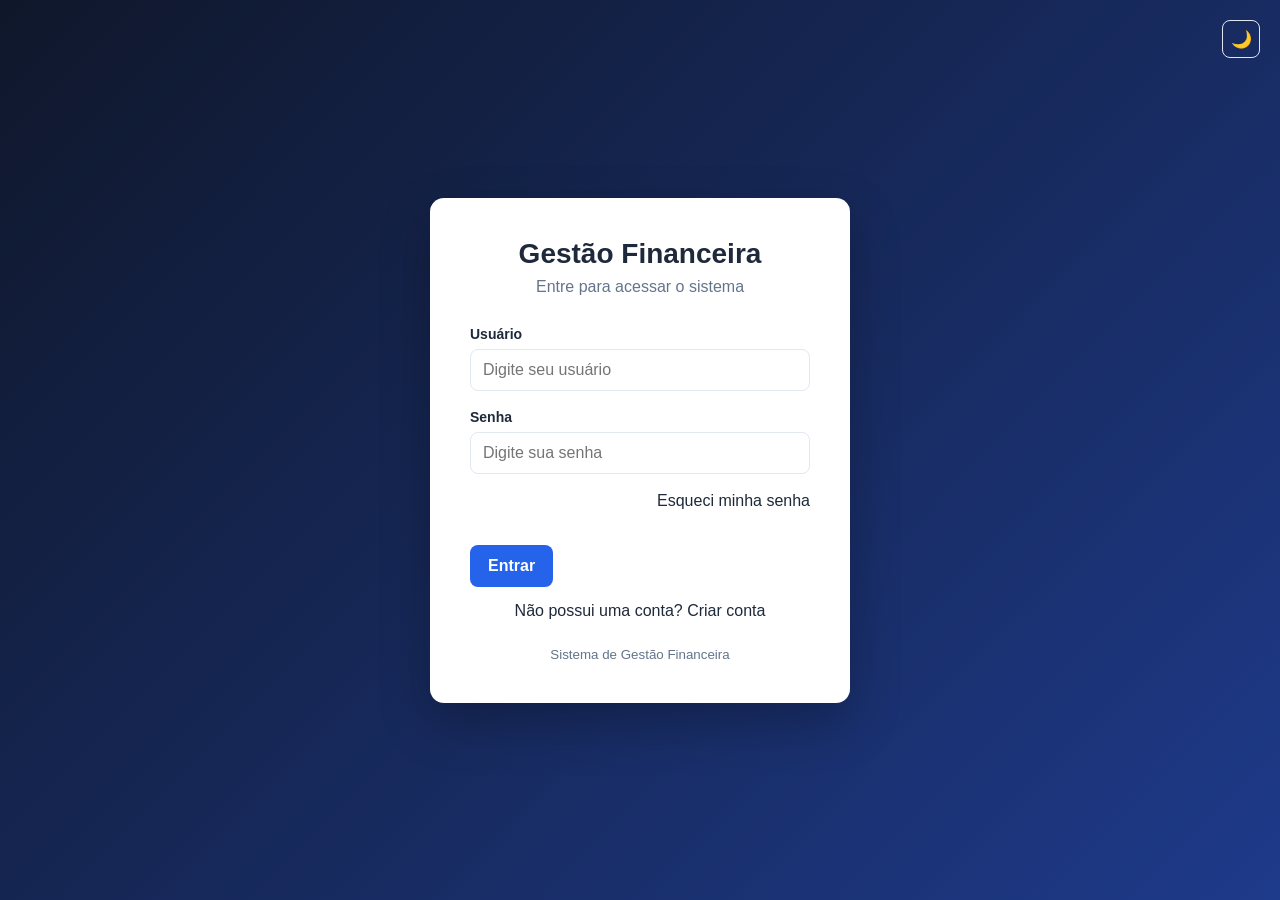
<file: index.html>
<!DOCTYPE html>
<html lang="pt-BR">

<head>
    <meta charset="UTF-8">
    <meta name="viewport" content="width=device-width, initial-scale=1.0">

    <title>Dashboard | Gestão Financeira</title>

    <link rel="stylesheet" href="assets/css/style.css">
</head>

<body>

    <div class="sistema">

        <!-- =====================================
             MENU LATERAL
        ====================================== -->

        <aside class="sidebar">

            <div class="sidebar-logo">
                <h2>Gestão Financeira</h2>
                <span>Controle Financeiro</span>
            </div>

            <nav>
                <ul class="menu">

                    <li>
                        <a href="index.html" class="ativo">
                            Dashboard
                        </a>
                    </li>

                    <li>
                        <a href="receitas.html">
                            Receitas
                        </a>
                    </li>

                    <li>
                        <a href="despesas.html">
                            Despesas
                        </a>
                    </li>

                    <li>
                        <a href="relatorios.html">
                            Relatórios
                        </a>
                    </li>

                    <li>
                        <a href="configuracoes.html">
                            Configurações
                        </a>
                    </li>

                </ul>
            </nav>

        </aside>


        <!-- =====================================
             CONTEÚDO PRINCIPAL
        ====================================== -->

        <div class="conteudo-sistema">

            <!-- =====================================
                 CABEÇALHO
            ====================================== -->

            <header class="topbar">

                <div>
                    <h1>Dashboard</h1>
                </div>

                <div class="usuario-logado">

                    <span>
                        Olá,
                        <strong id="nomeUsuario">
                            Usuário
                        </strong>
                    </span>


                    <!-- TEMA CLARO / ESCURO -->

                    <button
                        type="button"
                        class="btn btn-tema btn-small"
                        id="btnTema"
                        title="Alterar tema"
                    >
                        🌙
                    </button>


                    <!-- LOGOUT -->

                    <button
                        type="button"
                        class="btn btn-secundario btn-small"
                        id="btnSair"
                    >
                        Sair
                    </button>

                </div>

            </header>


            <!-- =====================================
                 CONTEÚDO
            ====================================== -->

            <main class="conteudo">

                <!-- TÍTULO -->

                <div class="titulo-pagina">

                    <div>

                        <h2>Visão Geral</h2>

                        <p>
                            Acompanhe a situação financeira
                            do sistema.
                        </p>

                    </div>

                </div>


                <!-- =====================================
                     CARDS
                ====================================== -->

                <section class="cards">

                    <!-- RECEITAS -->

                    <article class="card receita">

                        <p class="card-titulo">
                            Total de Receitas
                        </p>

                        <p
                            class="card-valor"
                            id="totalReceitas"
                        >
                            R$ 0,00
                        </p>

                    </article>


                    <!-- DESPESAS -->

                    <article class="card despesa">

                        <p class="card-titulo">
                            Total de Despesas
                        </p>

                        <p
                            class="card-valor"
                            id="totalDespesas"
                        >
                            R$ 0,00
                        </p>

                    </article>


                    <!-- SALDO -->

                    <article class="card saldo">

                        <p class="card-titulo">
                            Saldo Atual
                        </p>

                        <p
                            class="card-valor"
                            id="saldoAtual"
                        >
                            R$ 0,00
                        </p>

                    </article>

                </section>


                <!-- =====================================
                     GRÁFICO FINANCEIRO
                ====================================== -->

                <section class="painel">

                    <div class="painel-header">

                        <div>

                            <h3>
                                Receitas x Despesas
                            </h3>

                            <p class="texto-secundario">
                                Comparativo financeiro geral
                            </p>

                        </div>

                    </div>


                    <div class="grafico-financeiro">


                        <!-- RECEITAS -->

                        <div class="grafico-item">

                            <div class="grafico-info">

                                <span class="grafico-label">
                                    Receitas
                                </span>

                                <strong
                                    class="valor-receita"
                                    id="graficoValorReceitas"
                                >
                                    +R$ 0,00
                                </strong>

                            </div>


                            <div class="grafico-barra">

                                <div
                                    class="grafico-preenchimento grafico-receita"
                                    id="barraReceitas"
                                ></div>

                            </div>

                        </div>


                        <!-- DESPESAS -->

                        <div class="grafico-item">

                            <div class="grafico-info">

                                <span class="grafico-label">
                                    Despesas
                                </span>

                                <strong
                                    class="valor-despesa"
                                    id="graficoValorDespesas"
                                >
                                    -R$ 0,00
                                </strong>

                            </div>


                            <div class="grafico-barra">

                                <div
                                    class="grafico-preenchimento grafico-despesa"
                                    id="barraDespesas"
                                ></div>

                            </div>

                        </div>

                    </div>


                    <!-- RESUMO DO GRÁFICO -->

                    <div class="grafico-resumo">

                        <span>

                            Maior movimentação:

                            <strong id="maiorMovimentacao">
                                -
                            </strong>

                        </span>

                    </div>

                </section>


                <!-- =====================================
                     ACESSO RÁPIDO
                ====================================== -->

                <section class="painel">

                    <div class="painel-header">

                        <h3>
                            Acesso rápido
                        </h3>

                    </div>


                    <div class="form-acoes">

                        <a
                            href="receitas.html"
                            class="btn btn-success"
                        >
                            + Nova Receita
                        </a>


                        <a
                            href="despesas.html"
                            class="btn btn-danger"
                        >
                            + Nova Despesa
                        </a>

                    </div>

                </section>


                <!-- =====================================
                     ÚLTIMAS MOVIMENTAÇÕES
                ====================================== -->

                <section class="painel">

                    <div class="painel-header">

                        <div>

                            <h3>
                                Últimas Movimentações
                            </h3>

                        </div>

                    </div>


                    <div class="tabela-container">

                        <table>

                            <thead>

                                <tr>

                                    <th>Tipo</th>
                                    <th>Descrição</th>
                                    <th>Categoria</th>
                                    <th>Data</th>
                                    <th>Valor</th>
                                    <th>Status</th>

                                </tr>

                            </thead>


                            <tbody id="tabelaMovimentacoes">

                                <tr>

                                    <td
                                        colspan="6"
                                        class="tabela-vazia"
                                    >
                                        Nenhuma movimentação cadastrada.
                                    </td>

                                </tr>

                            </tbody>

                        </table>

                    </div>

                </section>

            </main>

        </div>

    </div>


    <!-- =====================================
         JAVASCRIPT
    ====================================== -->

    <script src="assets/js/storage.js"></script>

    <script src="assets/js/auth.js"></script>

    <script src="assets/js/utils.js"></script>

    <script src="assets/js/theme.js"></script>

    <script src="assets/js/app.js"></script>

</body>

</html>
</file>
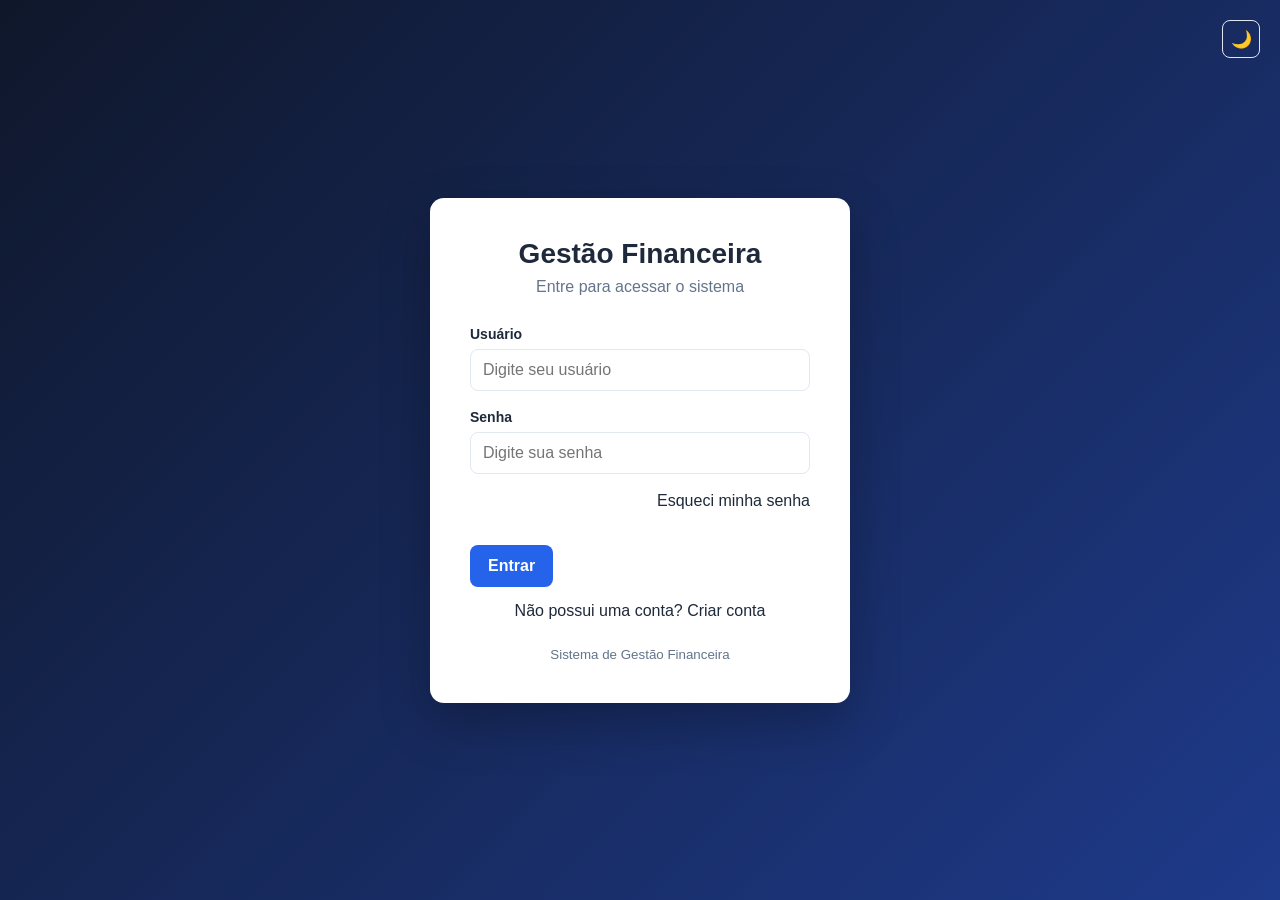
<file: atualizar-senhas.html>
<!DOCTYPE html>
<html lang="pt-BR">
<head>
    <meta charset="UTF-8">
    <meta name="viewport" content="width=device-width, initial-scale=1.0">
    <title>Atualizar Senhas | Gestão Financeira</title>
    <link rel="stylesheet" href="assets/css/style.css">
</head>
<body>

    <div class="sistema">

        <aside class="sidebar">
            <div class="sidebar-logo">
                <h2>Gestão Financeira</h2>
                <span>Controle Financeiro</span>
            </div>

            <nav>
                <ul class="menu">
                    <li><a href="index.html">Dashboard</a></li>
                    <li><a href="receitas.html">Receitas</a></li>
                    <li><a href="despesas.html">Despesas</a></li>
                    <li><a href="relatorios.html">Relatórios</a></li>
                    <li><a href="configuracoes.html">Configurações</a></li>
                    <li>
                        <a href="atualizar-senhas.html" class="ativo" id="menuAtualizarSenhas">
                            Atualizar Senhas
                        </a>
                    </li>
                </ul>
            </nav>
        </aside>

        <div class="conteudo-sistema">

            <header class="topbar">
                <div><h1>Atualizar Senhas</h1></div>

                <div class="usuario-logado">
                    <span>Olá, <strong id="nomeUsuario">Administrador</strong></span>

                    <button
                        type="button"
                        class="btn btn-tema btn-small"
                        id="btnTema"
                        title="Alterar tema"
                    >🌙</button>

                    <button
                        type="button"
                        class="btn btn-secundario btn-small"
                        id="btnSair"
                    >Sair</button>
                </div>
            </header>

            <main class="conteudo">

                <div class="titulo-pagina">
                    <div>
                        <h2>Solicitações de Senha</h2>
                        <p>Aprove ou recuse pedidos de redefinição de senha.</p>
                    </div>
                </div>

                <section class="painel">
                    <div class="painel-header">
                        <div>
                            <h3>Solicitações Pendentes</h3>
                            <p id="quantidadeSolicitacoes" class="texto-secundario">
                                0 solicitações pendentes
                            </p>
                        </div>
                    </div>

                    <div class="tabela-container">
                        <table>
                            <thead>
                                <tr>
                                    <th>Código</th>
                                    <th>Nome</th>
                                    <th>Usuário</th>
                                    <th>Data</th>
                                    <th>Ações</th>
                                </tr>
                            </thead>

                            <tbody id="tabelaSolicitacoes">
                                <tr>
                                    <td colspan="5" class="tabela-vazia">
                                        Nenhuma solicitação pendente.
                                    </td>
                                </tr>
                            </tbody>
                        </table>
                    </div>
                </section>

            </main>
        </div>
    </div>

    <script src="assets/js/storage.js"></script>
    <script src="assets/js/auth.js"></script>
    <script src="assets/js/utils.js"></script>
    <script src="assets/js/theme.js"></script>

    <script>
        document.addEventListener("DOMContentLoaded", function () {

            if (!Auth.protegerAdmin()) {
                return;
            }

            const usuario = Auth.usuarioAtual();

            if (usuario) {
                document.getElementById("nomeUsuario").textContent = usuario.nome;
            }

            document.getElementById("btnSair").addEventListener("click", function () {
                Auth.logout();
            });

            function carregarSolicitacoes() {

                const solicitacoes = Storage.listarSolicitacoesSenha("Pendente");
                const tabela = document.getElementById("tabelaSolicitacoes");
                const quantidade = document.getElementById("quantidadeSolicitacoes");

                quantidade.textContent = solicitacoes.length === 1
                    ? "1 solicitação pendente"
                    : `${solicitacoes.length} solicitações pendentes`;

                if (solicitacoes.length === 0) {
                    tabela.innerHTML = `
                        <tr>
                            <td colspan="5" class="tabela-vazia">
                                Nenhuma solicitação pendente.
                            </td>
                        </tr>
                    `;
                    return;
                }

                tabela.innerHTML = solicitacoes.map(solicitacao => {
                    const data = new Date(solicitacao.dataSolicitacao);
                    const dataFormatada = Number.isNaN(data.getTime())
                        ? "-"
                        : data.toLocaleString("pt-BR");

                    return `
                        <tr>
                            <td>${solicitacao.codigo}</td>
                            <td>${Utils.escaparHTML(solicitacao.nome)}</td>
                            <td>${Utils.escaparHTML(solicitacao.usuario)}</td>
                            <td>${dataFormatada}</td>
                            <td>
                                <button
                                    type="button"
                                    class="btn btn-success btn-small"
                                    onclick="aprovarSolicitacao(${solicitacao.codigo})"
                                >
                                    Aprovar
                                </button>

                                <button
                                    type="button"
                                    class="btn btn-danger btn-small"
                                    onclick="recusarSolicitacao(${solicitacao.codigo})"
                                >
                                    Recusar
                                </button>
                            </td>
                        </tr>
                    `;
                }).join("");
            }

            window.aprovarSolicitacao = function (codigo) {
                const confirmar = window.confirm(
                    "Deseja aprovar esta alteração de senha?"
                );

                if (!confirmar) return;

                const resultado = Auth.aprovarSolicitacaoSenha(codigo);
                alert(resultado.mensagem);
                carregarSolicitacoes();
            };

            window.recusarSolicitacao = function (codigo) {
                const confirmar = window.confirm(
                    "Deseja recusar esta solicitação?"
                );

                if (!confirmar) return;

                const resultado = Auth.recusarSolicitacaoSenha(codigo);
                alert(resultado.mensagem);
                carregarSolicitacoes();
            };

            carregarSolicitacoes();
        });
    </script>

</body>
</html>
</file>
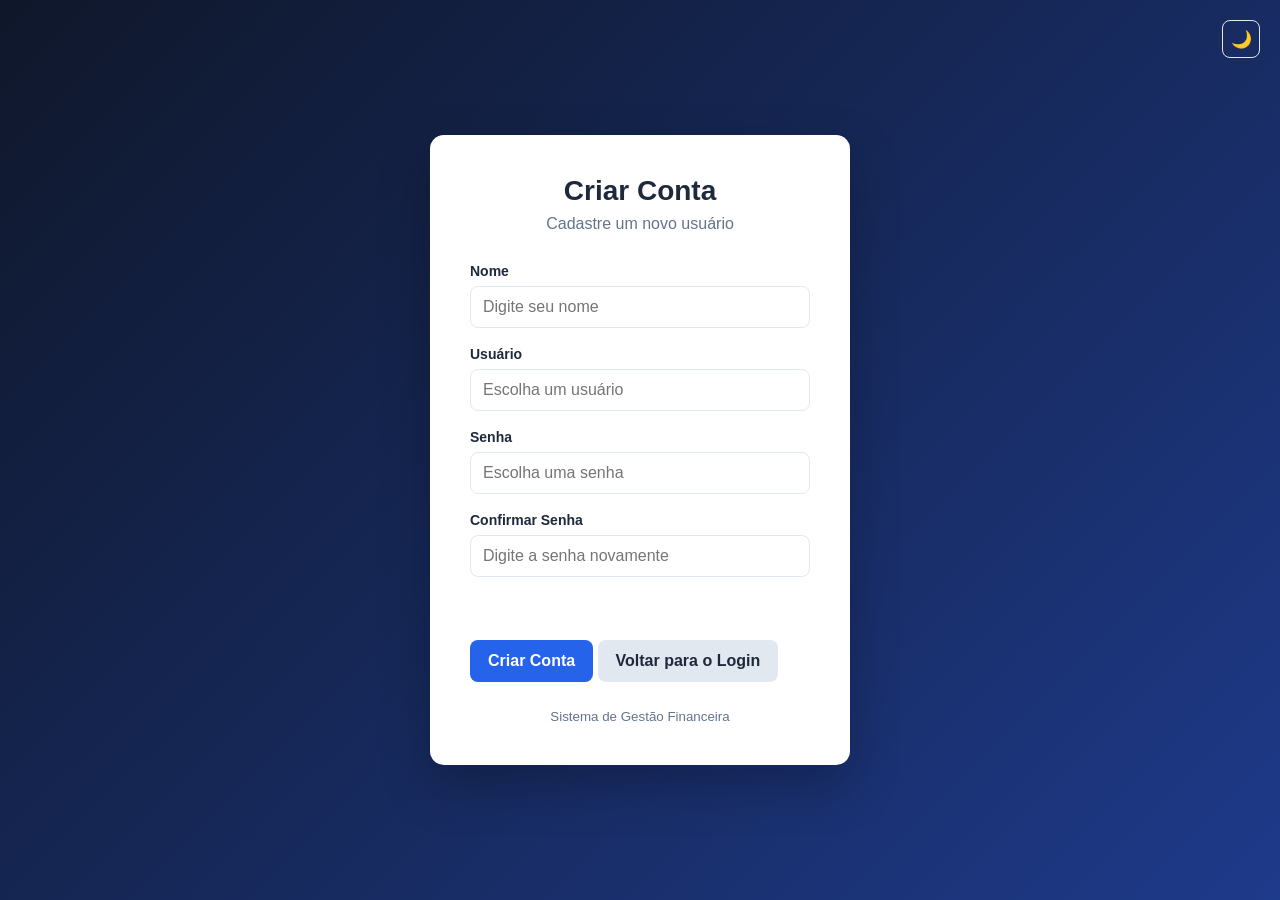
<file: cadastro.html>
<!DOCTYPE html>
<html lang="pt-BR">

<head>

    <meta charset="UTF-8">

    <meta
        name="viewport"
        content="width=device-width, initial-scale=1.0"
    >

    <title>
        Criar Conta | Gestão Financeira
    </title>

    <link
        rel="stylesheet"
        href="assets/css/style.css"
    >

</head>


<body class="pagina-login">


    <!-- TEMA -->

    <button
        type="button"
        class="btn btn-tema btn-small"
        id="btnTema"
        title="Alterar tema"
        style="position: fixed; top: 20px; right: 20px;"
    >
        🌙
    </button>


    <main class="login-container">

        <section class="login-card">


            <!-- CABEÇALHO -->

            <div class="login-header">

                <h1>
                    Criar Conta
                </h1>

                <p>
                    Cadastre um novo usuário
                </p>

            </div>


            <!-- FORMULÁRIO -->

            <form id="formCadastro">


                <div class="campo">

                    <label for="nome">
                        Nome
                    </label>

                    <input
                        type="text"
                        id="nome"
                        placeholder="Digite seu nome"
                        maxlength="100"
                        required
                    >

                </div>


                <div class="campo">

                    <label for="usuario">
                        Usuário
                    </label>

                    <input
                        type="text"
                        id="usuario"
                        placeholder="Escolha um usuário"
                        maxlength="50"
                        autocomplete="username"
                        required
                    >

                </div>


                <div class="campo">

                    <label for="senha">
                        Senha
                    </label>

                    <input
                        type="password"
                        id="senha"
                        placeholder="Escolha uma senha"
                        autocomplete="new-password"
                        required
                    >

                </div>


                <div class="campo">

                    <label for="confirmarSenha">
                        Confirmar Senha
                    </label>

                    <input
                        type="password"
                        id="confirmarSenha"
                        placeholder="Digite a senha novamente"
                        autocomplete="new-password"
                        required
                    >

                </div>


                <p
                    id="mensagemCadastro"
                    class="mensagem-login"
                ></p>


                <button
                    type="submit"
                    class="btn btn-primary"
                >
                    Criar Conta
                </button>


                <a
                    href="login.html"
                    class="btn btn-secundario"
                    style="margin-top: 10px;"
                >
                    Voltar para o Login
                </a>


            </form>


            <div class="login-footer">

                <small>
                    Sistema de Gestão Financeira
                </small>

            </div>


        </section>

    </main>


    <!-- JAVASCRIPT -->

    <script src="assets/js/storage.js"></script>

    <script src="assets/js/auth.js"></script>

    <script src="assets/js/theme.js"></script>


    <script>

        document.addEventListener(
            "DOMContentLoaded",
            function () {


                const formulario =
                    document.getElementById(
                        "formCadastro"
                    );


                const nome =
                    document.getElementById(
                        "nome"
                    );


                const usuario =
                    document.getElementById(
                        "usuario"
                    );


                const senha =
                    document.getElementById(
                        "senha"
                    );


                const confirmarSenha =
                    document.getElementById(
                        "confirmarSenha"
                    );


                const mensagem =
                    document.getElementById(
                        "mensagemCadastro"
                    );


                formulario.addEventListener(
                    "submit",
                    function (evento) {

                        evento.preventDefault();


                        /*
                        ============================
                        CONFIRMAR SENHA
                        ============================
                        */

                        if (
                            senha.value !==
                            confirmarSenha.value
                        ) {

                            mensagem.textContent =
                                "As senhas não são iguais.";


                            mensagem.className =
                                "mensagem-login erro";


                            confirmarSenha.focus();


                            return;

                        }


                        /*
                        ============================
                        CADASTRAR
                        ============================
                        */

                        const resultado =
                            Auth.cadastrarUsuario(
                                nome.value,
                                usuario.value,
                                senha.value
                            );


                        mensagem.textContent =
                            resultado.mensagem;


                        if (
                            resultado.sucesso
                        ) {

                            mensagem.className =
                                "mensagem-login sucesso";


                            formulario.reset();


                            /*
                            Depois de 1 segundo,
                            volta para o login.
                            */

                            setTimeout(
                                function () {

                                    window.location.href =
                                        "login.html";

                                },
                                1000
                            );

                        } else {

                            mensagem.className =
                                "mensagem-login erro";

                        }

                    }
                );

            }
        );

    </script>


</body>

</html>
</file>
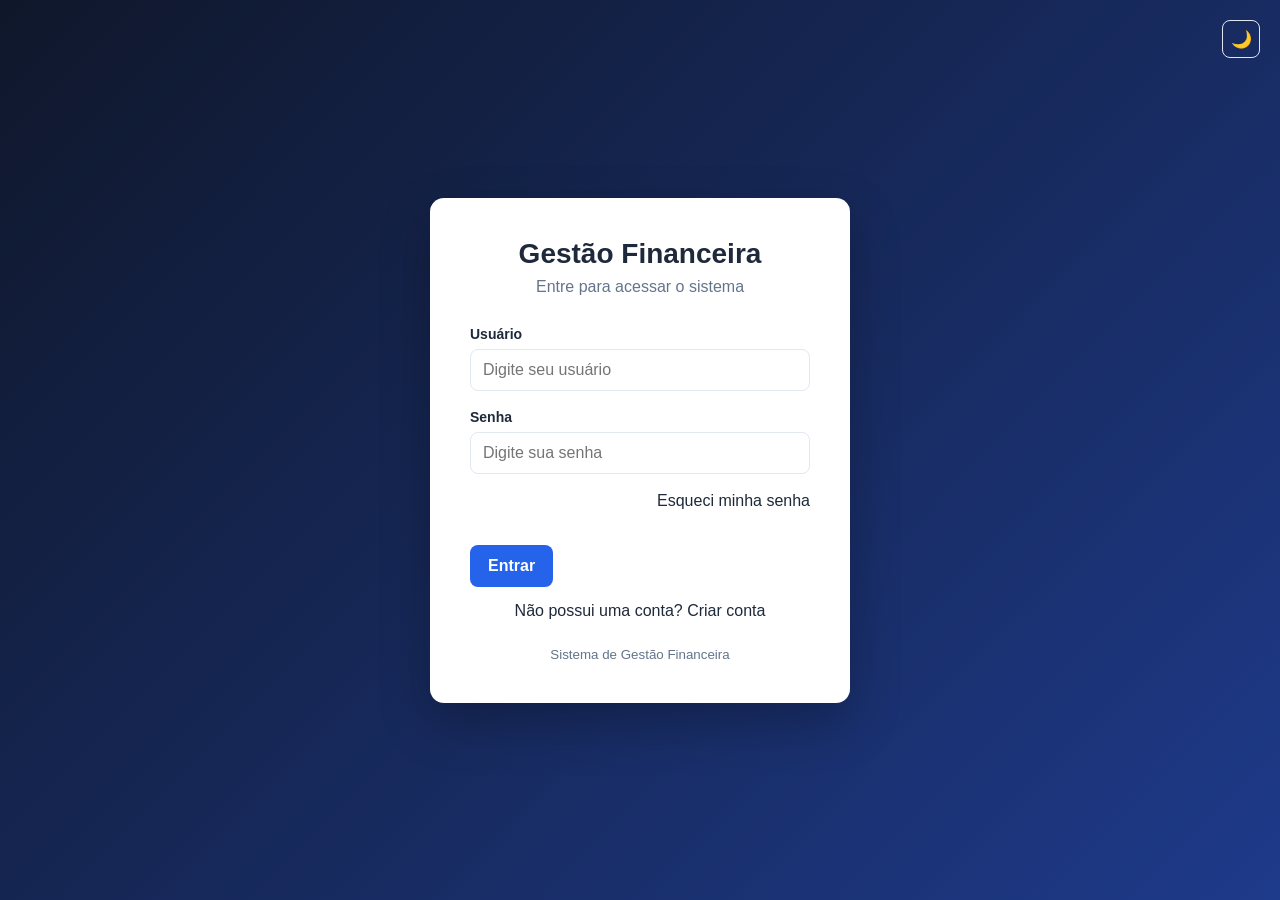
<file: configuracoes.html>
<!DOCTYPE html>
<html lang="pt-BR">

<head>

    <meta charset="UTF-8">

    <meta
        name="viewport"
        content="width=device-width, initial-scale=1.0"
    >

    <title>
        Configurações | Gestão Financeira
    </title>

    <link
        rel="stylesheet"
        href="assets/css/style.css"
    >

</head>


<body>

    <div class="sistema">


        <!-- MENU LATERAL -->

        <aside class="sidebar">

            <div class="sidebar-logo">

                <h2>
                    Gestão Financeira
                </h2>

                <span>
                    Controle Financeiro
                </span>

            </div>


            <nav>

                <ul class="menu">

                    <li>
                        <a href="index.html">
                            Dashboard
                        </a>
                    </li>

                    <li>
                        <a href="receitas.html">
                            Receitas
                        </a>
                    </li>

                    <li>
                        <a href="despesas.html">
                            Despesas
                        </a>
                    </li>

                    <li>
                        <a href="relatorios.html">
                            Relatórios
                        </a>
                    </li>

                    <li>
                        <a
                            href="configuracoes.html"
                            class="ativo"
                        >
                            Configurações
                        </a>
                    </li>

                </ul>

            </nav>

        </aside>


        <!-- CONTEÚDO -->

        <div class="conteudo-sistema">


            <!-- TOPO -->

            <header class="topbar">

                <div>

                    <h1>
                        Configurações
                    </h1>

                </div>


                <div class="usuario-logado">

                    <span>

                        Olá,

                        <strong id="nomeUsuario">
                            Usuário
                        </strong>

                    </span>


                    <button
                        type="button"
                        class="btn btn-tema btn-small"
                        id="btnTema"
                        title="Alterar tema"
                    >
                        🌙
                    </button>


                    <button
                        type="button"
                        class="btn btn-secundario btn-small"
                        id="btnSair"
                    >
                        Sair
                    </button>

                </div>

            </header>


            <main class="conteudo">


                <!-- TÍTULO -->

                <div class="titulo-pagina">

                    <div>

                        <h2>
                            Configurações da Conta
                        </h2>

                        <p>
                            Gerencie sua conta e suas preferências.
                        </p>

                    </div>

                </div>


                <!-- MINHA CONTA -->

                <section class="painel">

                    <div class="painel-header">

                        <div>

                            <h3>
                                Minha Conta
                            </h3>

                            <p class="texto-secundario">
                                Altere suas informações pessoais.
                            </p>

                        </div>

                    </div>


                    <div class="form-grid">


                        <div class="campo">

                            <label for="configNome">
                                Nome
                            </label>

                            <input
                                type="text"
                                id="configNome"
                            >

                        </div>


                        <div class="campo">

                            <label for="configUsuario">
                                Usuário
                            </label>

                            <input
                                type="text"
                                id="configUsuario"
                            >

                        </div>


                    </div>


                    <div class="form-acoes">

                        <button
                            type="button"
                            class="btn btn-primary"
                            id="btnSalvarConta"
                        >
                            Salvar Alterações
                        </button>

                    </div>

                </section>


                <!-- SEGURANÇA -->

                <section class="painel">

                    <div class="painel-header">

                        <div>

                            <h3>
                                Segurança
                            </h3>

                            <p class="texto-secundario">
                                Altere sua senha de acesso.
                            </p>

                        </div>

                    </div>


                    <div class="form-grid">


                        <div class="campo">

                            <label for="senhaAtual">
                                Senha Atual
                            </label>

                            <input
                                type="password"
                                id="senhaAtual"
                            >

                        </div>


                        <div class="campo">

                            <label for="novaSenha">
                                Nova Senha
                            </label>

                            <input
                                type="password"
                                id="novaSenha"
                            >

                        </div>


                        <div class="campo">

                            <label for="confirmarNovaSenha">
                                Confirmar Nova Senha
                            </label>

                            <input
                                type="password"
                                id="confirmarNovaSenha"
                            >

                        </div>


                    </div>


                    <div class="form-acoes">

                        <button
                            type="button"
                            class="btn btn-primary"
                            id="btnAlterarSenha"
                        >
                            Alterar Senha
                        </button>

                    </div>

                </section>


                <!-- APARÊNCIA -->

                <section class="painel">

                    <div class="painel-header">

                        <div>

                            <h3>
                                Aparência
                            </h3>

                            <p class="texto-secundario">
                                Escolha o tema do sistema.
                            </p>

                        </div>

                    </div>


                    <div class="form-acoes">

                        <button
                            type="button"
                            class="btn btn-secundario"
                            id="btnAlterarTemaConfig"
                        >
                            Alternar Tema
                        </button>

                    </div>

                </section>


                <!-- MEUS DADOS -->

                <section class="painel">

                    <div class="painel-header">

                        <div>

                            <h3>
                                Meus Dados
                            </h3>

                            <p class="texto-secundario">
                                Gerencie os registros da sua conta.
                            </p>

                        </div>

                    </div>


                    <div class="form-acoes">

                        <button
                            type="button"
                            class="btn btn-danger"
                            id="btnLimparDados"
                        >
                            Limpar Minhas Movimentações
                        </button>

                    </div>

                </section>


            </main>

        </div>

    </div>


    <!-- JAVASCRIPT -->

    <script src="assets/js/storage.js"></script>
    <script src="assets/js/auth.js"></script>
    <script src="assets/js/utils.js"></script>
    <script src="assets/js/theme.js"></script>


    <script>

        document.addEventListener(
            "DOMContentLoaded",
            function () {

                /*
                ========================================
                PROTEGER PÁGINA
                ========================================
                */

                Auth.protegerPagina();


                /*
                ========================================
                ELEMENTOS
                ========================================
                */

                const usuario =
                    Auth.usuarioAtual();


                const nomeUsuario =
                    document.getElementById(
                        "nomeUsuario"
                    );


                const configNome =
                    document.getElementById(
                        "configNome"
                    );


                const configUsuario =
                    document.getElementById(
                        "configUsuario"
                    );


                const btnSalvarConta =
                    document.getElementById(
                        "btnSalvarConta"
                    );


                const senhaAtual =
                    document.getElementById(
                        "senhaAtual"
                    );


                const novaSenha =
                    document.getElementById(
                        "novaSenha"
                    );


                const confirmarNovaSenha =
                    document.getElementById(
                        "confirmarNovaSenha"
                    );


                const btnAlterarSenha =
                    document.getElementById(
                        "btnAlterarSenha"
                    );


                const btnLimparDados =
                    document.getElementById(
                        "btnLimparDados"
                    );


                /*
                ========================================
                CARREGAR DADOS DA CONTA
                ========================================
                */

                if (usuario) {

                    nomeUsuario.textContent =
                        usuario.nome;


                    configNome.value =
                        usuario.nome;


                    configUsuario.value =
                        usuario.usuario;

                }


                /*
                ========================================
                SALVAR NOME / USUÁRIO
                ========================================
                */

                btnSalvarConta.addEventListener(
                    "click",
                    function () {

                        const resultado =
                            Auth.atualizarConta(
                                configNome.value,
                                configUsuario.value
                            );


                        alert(
                            resultado.mensagem
                        );


                        if (
                            resultado.sucesso
                        ) {

                            const usuarioAtualizado =
                                Auth.usuarioAtual();


                            if (
                                usuarioAtualizado
                            ) {

                                nomeUsuario.textContent =
                                    usuarioAtualizado.nome;


                                configNome.value =
                                    usuarioAtualizado.nome;


                                configUsuario.value =
                                    usuarioAtualizado.usuario;

                            }

                        }

                    }
                );


                /*
                ========================================
                ALTERAR SENHA
                ========================================
                */

                btnAlterarSenha.addEventListener(
                    "click",
                    function () {

                        const resultado =
                            Auth.alterarSenha(
                                senhaAtual.value,
                                novaSenha.value,
                                confirmarNovaSenha.value
                            );


                        alert(
                            resultado.mensagem
                        );


                        if (
                            resultado.sucesso
                        ) {

                            senhaAtual.value =
                                "";


                            novaSenha.value =
                                "";


                            confirmarNovaSenha.value =
                                "";

                        }

                    }
                );


                /*
                ========================================
                LIMPAR MOVIMENTAÇÕES
                ========================================
                */

                btnLimparDados.addEventListener(
                    "click",
                    function () {

                        const confirmar =
                            window.confirm(
                                "Deseja realmente apagar todas as suas receitas e despesas? Esta ação não pode ser desfeita."
                            );


                        if (!confirmar) {
                            return;
                        }


                        const usuarioId =
                            Auth.usuarioId();


                        const sucesso =
                            Storage.limparDadosDoUsuario(
                                usuarioId
                            );


                        if (sucesso) {

                            alert(
                                "Suas movimentações foram apagadas com sucesso."
                            );

                        } else {

                            alert(
                                "Não foi possível limpar seus dados."
                            );

                        }

                    }
                );


                /*
                ========================================
                LOGOUT
                ========================================
                */

                document
                    .getElementById(
                        "btnSair"
                    )
                    .addEventListener(
                        "click",
                        function () {

                            Auth.logout();

                        }
                    );

            }
        );

    </script>


</body>

</html>
</file>
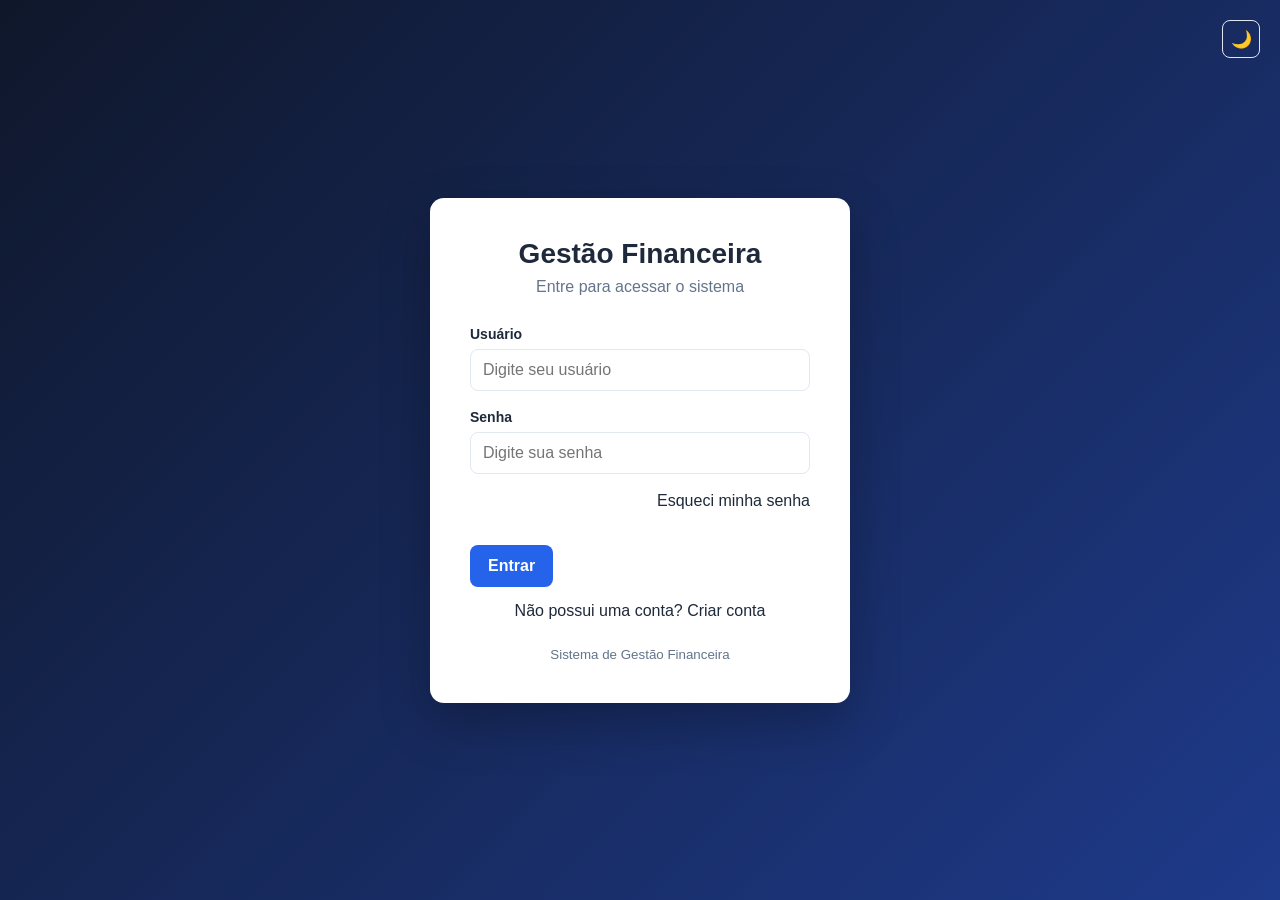
<file: despesas.html>
<!DOCTYPE html>
<html lang="pt-BR">

<head>
    <meta charset="UTF-8">
    <meta name="viewport" content="width=device-width, initial-scale=1.0">
    <title>Despesas | Gestão Financeira</title>
    <link rel="stylesheet" href="assets/css/style.css">
</head>

<body>

    <div class="sistema">

        <aside class="sidebar">

            <div class="sidebar-logo">
                <h2>Gestão Financeira</h2>
                <span>Controle Financeiro</span>
            </div>

            <nav>

                <ul class="menu">

                    <li>
                        <a href="index.html">
                            Dashboard
                        </a>
                    </li>

                    <li>
                        <a href="receitas.html">
                            Receitas
                        </a>
                    </li>

                    <li>
                        <a href="despesas.html" class="ativo">
                            Despesas
                        </a>
                    </li>

                    <li>
                        <a href="relatorios.html">
                            Relatórios
                        </a>
                    </li>

                    <li>
                        <a href="configuracoes.html">
                            Configurações
                        </a>
                    </li>

                </ul>
            </nav>

        </aside>

        <div class="conteudo-sistema">

            <header class="topbar">

                <div>
                    <h1>Despesas</h1>
                </div>

                <div class="usuario-logado">

                    <span>
                        Olá,
                        <strong id="nomeUsuario">Usuário</strong>
                    </span>

                    <button
                        type="button"
                        class="btn btn-tema btn-small"
                        id="btnTema"
                        title="Alterar tema"
                    >
                        🌙
                    </button>

                    <button
                        type="button"
                        class="btn btn-secundario btn-small"
                        id="btnSair"
                    >
                        Sair
                    </button>

                </div>

            </header>

            <main class="conteudo">

                <div class="titulo-pagina">

                    <div>
                        <h2>Controle de Despesas</h2>
                        <p>Cadastre e acompanhe os valores gastos.</p>
                    </div>

                </div>

                <!-- FORMULÁRIO -->
                <section class="painel">

                    <div class="painel-header">
                        <h3 id="tituloFormulario">Nova Despesa</h3>
                    </div>

                    <form id="formDespesa">

                        <input
                            type="hidden"
                            id="codigoDespesa"
                        >

                        <div class="form-grid">

                            <div class="campo">
                                <label for="descricao">Descrição</label>

                                <input
                                    type="text"
                                    id="descricao"
                                    maxlength="100"
                                    placeholder="Ex.: Conta de energia"
                                    required
                                >
                            </div>

                            <div class="campo">
                                <label for="valor">Valor</label>

                                <input
                                    type="number"
                                    id="valor"
                                    min="0.01"
                                    step="0.01"
                                    placeholder="0,00"
                                    required
                                >
                            </div>

                            <div class="campo">
                                <label for="data">Data</label>

                                <input
                                    type="date"
                                    id="data"
                                    required
                                >
                            </div>

                            <div class="campo">
                                <label for="categoria">Categoria</label>

                                <input
                                    type="text"
                                    id="categoria"
                                    maxlength="50"
                                    placeholder="Ex.: Moradia"
                                    required
                                >
                            </div>

                            <div class="campo">
                                <label for="status">Status</label>

                                <select id="status" required>
                                    <option value="Pago">Pago</option>
                                    <option value="Pendente">Pendente</option>
                                </select>
                            </div>

                        </div>

                        <div
                            id="mensagemDespesa"
                            class="mensagem-login"
                        ></div>

                        <div class="form-acoes">

                            <button
                                type="button"
                                class="btn btn-secundario"
                                id="btnCancelar"
                                style="display: none;"
                            >
                                Cancelar
                            </button>

                            <button
                                type="submit"
                                class="btn btn-danger"
                                id="btnSalvar"
                            >
                                Salvar Despesa
                            </button>

                        </div>

                    </form>

                </section>

                <!-- FILTROS -->
                <section class="painel">

                    <div class="painel-header">
                        <div>
                            <h3>Filtros</h3>
                            <p class="texto-secundario">
                                Encontre despesas específicas.
                            </p>
                        </div>
                    </div>

                    <div class="form-grid">

                        <div class="campo">
                            <label for="filtroBusca">Buscar</label>

                            <input
                                type="text"
                                id="filtroBusca"
                                placeholder="Descrição da despesa"
                            >
                        </div>

                        <div class="campo">
                            <label for="filtroCategoria">Categoria</label>

                            <select id="filtroCategoria">
                                <option value="">Todas</option>
                            </select>
                        </div>

                        <div class="campo">
                            <label for="filtroStatus">Status</label>

                            <select id="filtroStatus">
                                <option value="">Todos</option>
                                <option value="Pago">Pago</option>
                                <option value="Pendente">Pendente</option>
                            </select>
                        </div>

                        <div class="campo">
                            <label for="filtroData">Data</label>

                            <input
                                type="date"
                                id="filtroData"
                            >
                        </div>

                    </div>

                    <div class="form-acoes">

                        <button
                            type="button"
                            class="btn btn-secundario"
                            id="btnLimparFiltros"
                        >
                            Limpar filtros
                        </button>

                        <button
                            type="button"
                            class="btn btn-primary"
                            id="btnAplicarFiltros"
                        >
                            Filtrar
                        </button>

                    </div>

                </section>

                <!-- LISTAGEM -->
                <section class="painel">

                    <div class="painel-header">

                        <div>
                            <h3>Despesas cadastradas</h3>

                            <p>
                                Total:
                                <strong id="totalDespesasPagina">
                                    R$ 0,00
                                </strong>
                            </p>
                        </div>

                    </div>

                    <div class="tabela-container">

                        <table>

                            <thead>
                                <tr>
                                    <th>Código</th>
                                    <th>Descrição</th>
                                    <th>Categoria</th>
                                    <th>Data</th>
                                    <th>Valor</th>
                                    <th>Status</th>
                                    <th>Ações</th>
                                </tr>
                            </thead>

                            <tbody id="tabelaDespesas">
                                <tr>
                                    <td
                                        colspan="7"
                                        class="tabela-vazia"
                                    >
                                        Nenhuma despesa cadastrada.
                                    </td>
                                </tr>
                            </tbody>

                        </table>

                    </div>

                </section>

            </main>

        </div>

    </div>

    <script src="assets/js/storage.js"></script>
    <script src="assets/js/auth.js"></script>
    <script src="assets/js/utils.js"></script>
    <script src="assets/js/theme.js"></script>

    <script>

        document.addEventListener(
            "DOMContentLoaded",
            function () {

                Auth.protegerPagina();

                const usuario =
                    Auth.usuarioAtual();

                const nomeUsuario =
                    document.getElementById(
                        "nomeUsuario"
                    );

                if (usuario) {
                    nomeUsuario.textContent =
                        usuario.nome;
                }

                document
                    .getElementById("btnSair")
                    .addEventListener(
                        "click",
                        function () {
                            Auth.logout();
                        }
                    );

                const formulario =
                    document.getElementById(
                        "formDespesa"
                    );

                const codigo =
                    document.getElementById(
                        "codigoDespesa"
                    );

                const descricao =
                    document.getElementById(
                        "descricao"
                    );

                const valor =
                    document.getElementById(
                        "valor"
                    );

                const data =
                    document.getElementById(
                        "data"
                    );

                const categoria =
                    document.getElementById(
                        "categoria"
                    );

                const status =
                    document.getElementById(
                        "status"
                    );

                const mensagem =
                    document.getElementById(
                        "mensagemDespesa"
                    );

                const btnCancelar =
                    document.getElementById(
                        "btnCancelar"
                    );

                const btnSalvar =
                    document.getElementById(
                        "btnSalvar"
                    );

                const tituloFormulario =
                    document.getElementById(
                        "tituloFormulario"
                    );

                const filtroBusca =
                    document.getElementById(
                        "filtroBusca"
                    );

                const filtroCategoria =
                    document.getElementById(
                        "filtroCategoria"
                    );

                const filtroStatus =
                    document.getElementById(
                        "filtroStatus"
                    );

                const filtroData =
                    document.getElementById(
                        "filtroData"
                    );

                const btnLimparFiltros =
                    document.getElementById(
                        "btnLimparFiltros"
                    );

                const btnAplicarFiltros =
                    document.getElementById(
                        "btnAplicarFiltros"
                    );

                data.value =
                    Utils.dataAtual();

                formulario.addEventListener(
                    "submit",
                    function (evento) {

                        evento.preventDefault();

                        const valorNumero =
                            Utils.numero(
                                valor.value
                            );

                        if (valorNumero <= 0) {

                            exibirMensagem(
                                "Informe um valor maior que zero.",
                                "erro"
                            );

                            return;
                        }

                        const despesa = {

                            descricao:
                                descricao.value.trim(),

                            valor:
                                valorNumero,

                            data:
                                data.value,

                            categoria:
                                categoria.value.trim(),

                            status:
                                status.value

                        };

                        if (codigo.value) {

                            Storage.editarDoUsuario(
                                "despesas",
                                codigo.value,
                                despesa,
                                Auth.usuarioId()
                            );

                            exibirMensagem(
                                "Despesa atualizada com sucesso!",
                                "sucesso"
                            );

                        } else {

                            Storage.adicionarDoUsuario(
                                "despesas",
                                despesa,
                                Auth.usuarioId()
                            );

                            exibirMensagem(
                                "Despesa cadastrada com sucesso!",
                                "sucesso"
                            );

                        }

                        limparFormulario();

                        carregarDespesas();

                    }
                );

                btnCancelar.addEventListener(
                    "click",
                    function () {

                        limparFormulario();

                        mensagem.textContent = "";

                    }
                );

                function carregarDespesas() {

                    const todasDespesas =
                        Storage.listarDoUsuario(
                            "despesas",
                            Auth.usuarioId()
                        );

                    atualizarCategorias(
                        todasDespesas
                    );

                    let despesas =
                        aplicarFiltros(
                            todasDespesas
                        );

                    const tabela =
                        document.getElementById(
                            "tabelaDespesas"
                        );

                    const total =
                        Utils.somar(
                            despesas
                        );

                    document.getElementById(
                        "totalDespesasPagina"
                    ).textContent =
                        Utils.moeda(total);

                    if (
                        despesas.length === 0
                    ) {

                        tabela.innerHTML = `

                            <tr>

                                <td
                                    colspan="7"
                                    class="tabela-vazia"
                                >
                                    Nenhuma despesa encontrada.
                                </td>

                            </tr>

                        `;

                        return;

                    }

                    despesas =
                        Utils.ordenarPorData(
                            despesas
                        );

                    tabela.innerHTML =
                        despesas.map(
                            despesa => {

                                const classeStatus =
                                    despesa.status ===
                                    "Pendente"

                                        ? "status-pendente"

                                        : "status-pago";

                                return `

                                    <tr>

                                        <td>
                                            ${despesa.codigo}
                                        </td>

                                        <td>
                                            ${Utils.escaparHTML(
                                                despesa.descricao
                                            )}
                                        </td>

                                        <td>
                                            ${Utils.escaparHTML(
                                                despesa.categoria
                                            )}
                                        </td>

                                        <td>
                                            ${Utils.dataBR(
                                                despesa.data
                                            )}
                                        </td>

                                        <td>
                                            <strong class="valor-despesa">
                                                -${Utils.moeda(
                                                    despesa.valor
                                                )}
                                            </strong>
                                        </td>

                                        <td>
                                            <span
                                                class="status ${classeStatus}"
                                            >
                                                ${Utils.escaparHTML(
                                                    despesa.status
                                                )}
                                            </span>
                                        </td>

                                        <td>

                                            <button
                                                class="btn btn-primary btn-small"
                                                onclick="editarDespesa(${despesa.codigo})"
                                            >
                                                Editar
                                            </button>

                                            <button
                                                class="btn btn-danger btn-small"
                                                onclick="excluirDespesa(${despesa.codigo})"
                                            >
                                                Excluir
                                            </button>

                                        </td>

                                    </tr>

                                `;

                            }
                        ).join("");

                }

                function aplicarFiltros(
                    despesas
                ) {

                    const busca =
                        filtroBusca.value
                            .trim()
                            .toLowerCase();

                    const categoriaSelecionada =
                        filtroCategoria.value;

                    const statusSelecionado =
                        filtroStatus.value;

                    const dataSelecionada =
                        filtroData.value;

                    return despesas.filter(
                        despesa => {

                            const descricaoDespesa =
                                String(
                                    despesa.descricao
                                ).toLowerCase();

                            const passouBusca =
                                !busca ||
                                descricaoDespesa.includes(
                                    busca
                                );

                            const passouCategoria =
                                !categoriaSelecionada ||
                                despesa.categoria ===
                                    categoriaSelecionada;

                            const passouStatus =
                                !statusSelecionado ||
                                despesa.status ===
                                    statusSelecionado;

                            const passouData =
                                !dataSelecionada ||
                                despesa.data ===
                                    dataSelecionada;

                            return (
                                passouBusca &&
                                passouCategoria &&
                                passouStatus &&
                                passouData
                            );

                        }
                    );

                }

                function atualizarCategorias(
                    despesas
                ) {

                    const categoriaAtual =
                        filtroCategoria.value;

                    const categorias = [
                        ...new Set(
                            despesas
                                .map(
                                    despesa =>
                                        despesa.categoria
                                )
                                .filter(Boolean)
                        )
                    ];

                    categorias.sort(
                        (a, b) =>
                            a.localeCompare(
                                b,
                                "pt-BR"
                            )
                    );

                    filtroCategoria.innerHTML =
                        '<option value="">Todas</option>';

                    categorias.forEach(
                        categoriaItem => {

                            const option =
                                document.createElement(
                                    "option"
                                );

                            option.value =
                                categoriaItem;

                            option.textContent =
                                categoriaItem;

                            filtroCategoria.appendChild(
                                option
                            );

                        }
                    );

                    if (
                        categorias.includes(
                            categoriaAtual
                        )
                    ) {

                        filtroCategoria.value =
                            categoriaAtual;

                    }

                }

                window.editarDespesa =
                    function (id) {

                        const despesa =
                            Storage.buscarDoUsuario(
                                "despesas",
                                id,
                                Auth.usuarioId()
                            );

                        if (!despesa) {
                            return;
                        }

                        codigo.value =
                            despesa.codigo;

                        descricao.value =
                            despesa.descricao;

                        valor.value =
                            despesa.valor;

                        data.value =
                            despesa.data;

                        categoria.value =
                            despesa.categoria;

                        status.value =
                            despesa.status;

                        tituloFormulario.textContent =
                            "Editar Despesa";

                        btnSalvar.textContent =
                            "Salvar Alterações";

                        btnCancelar.style.display =
                            "inline-flex";

                        window.scrollTo({
                            top: 0,
                            behavior: "smooth"
                        });

                    };

                window.excluirDespesa =
                    function (id) {

                        const despesa =
                            Storage.buscarDoUsuario(
                                "despesas",
                                id,
                                Auth.usuarioId()
                            );

                        if (!despesa) {
                            return;
                        }

                        const confirmar =
                            window.confirm(
                                `Deseja excluir a despesa "${despesa.descricao}"?`
                            );

                        if (!confirmar) {
                            return;
                        }

                        Storage.excluirDoUsuario(
                            "despesas",
                            id,
                            Auth.usuarioId()
                        );
                        
                        if (
                            Number(codigo.value) ===
                            Number(id)
                        ) {

                            limparFormulario();

                        }

                        exibirMensagem(
                            "Despesa excluída com sucesso!",
                            "sucesso"
                        );

                        carregarDespesas();

                    };

                function limparFormulario() {

                    formulario.reset();

                    codigo.value = "";

                    data.value =
                        Utils.dataAtual();

                    status.value =
                        "Pago";

                    tituloFormulario.textContent =
                        "Nova Despesa";

                    btnSalvar.textContent =
                        "Salvar Despesa";

                    btnCancelar.style.display =
                        "none";

                }

                function exibirMensagem(
                    texto,
                    tipo
                ) {

                    mensagem.textContent =
                        texto;

                    mensagem.className =
                        `mensagem-login ${tipo}`;

                }

                btnAplicarFiltros.addEventListener(
                    "click",
                    function () {

                        carregarDespesas();

                    }
                );

                filtroBusca.addEventListener(
                    "keydown",
                    function (evento) {

                        if (
                            evento.key === "Enter"
                        ) {

                            evento.preventDefault();

                            carregarDespesas();

                        }

                    }
                );

                btnLimparFiltros.addEventListener(
                    "click",
                    function () {

                        filtroBusca.value = "";
                        filtroCategoria.value = "";
                        filtroStatus.value = "";
                        filtroData.value = "";

                        carregarDespesas();

                    }
                );

                carregarDespesas();

            }
        );

    </script>

</body>
</html>
</file>
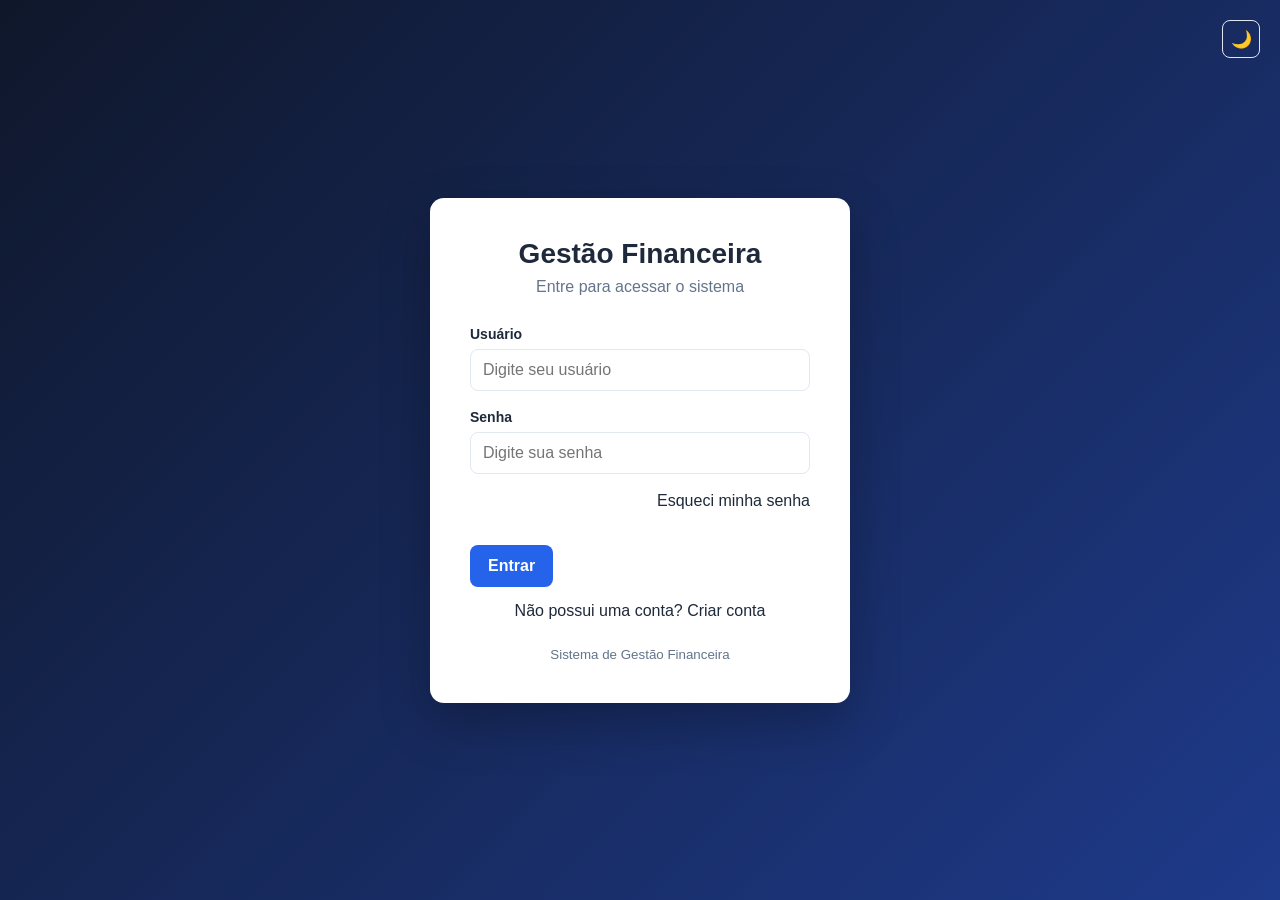
<file: login.html>
<!DOCTYPE html>
<html lang="pt-BR">
<head>
    <meta charset="UTF-8">
    <meta name="viewport" content="width=device-width, initial-scale=1.0">

    <title>Login | Gestão Financeira</title>

    <link rel="stylesheet" href="assets/css/style.css">
</head>

<body class="pagina-login">

    <button
        type="button"
        class="btn btn-tema btn-small"
        id="btnTema"
        title="Alterar tema"
        style="position: fixed; top: 20px; right: 20px;"
    >
        🌙
    </button>

    <main class="login-container">

        <section class="login-card">

            <div class="login-header">
                <h1>Gestão Financeira</h1>
                <p>Entre para acessar o sistema</p>
            </div>

            <form id="loginForm">

                <div class="campo">
                    <label for="usuario">Usuário</label>

                    <input
                        type="text"
                        id="usuario"
                        name="usuario"
                        placeholder="Digite seu usuário"
                        autocomplete="username"
                        required
                    >
                </div>

                <div class="campo">
                    <label for="senha">Senha</label>

                    <input
                        type="password"
                        id="senha"
                        name="senha"
                        placeholder="Digite sua senha"
                        autocomplete="current-password"
                        required
                    >
                </div>

                <div style="margin-top: 8px; text-align: right;">
                    <a href="recuperar-senha.html">
                        Esqueci minha senha
                    </a>
                </div>

                <p id="mensagemLogin" class="mensagem-login"></p>

                <button type="submit" class="btn btn-primary">
                    Entrar
                </button>

                <div style="margin-top: 15px; text-align: center;">
                    <span>Não possui uma conta?</span>
                    <a href="cadastro.html">Criar conta</a>
                </div>

            </form>

            <div class="login-footer">
                <small>Sistema de Gestão Financeira</small>
            </div>

        </section>

    </main>

    <script src="assets/js/storage.js"></script>
    <script src="assets/js/auth.js"></script>
    <script src="assets/js/theme.js"></script>

</body>
</html>
</file>
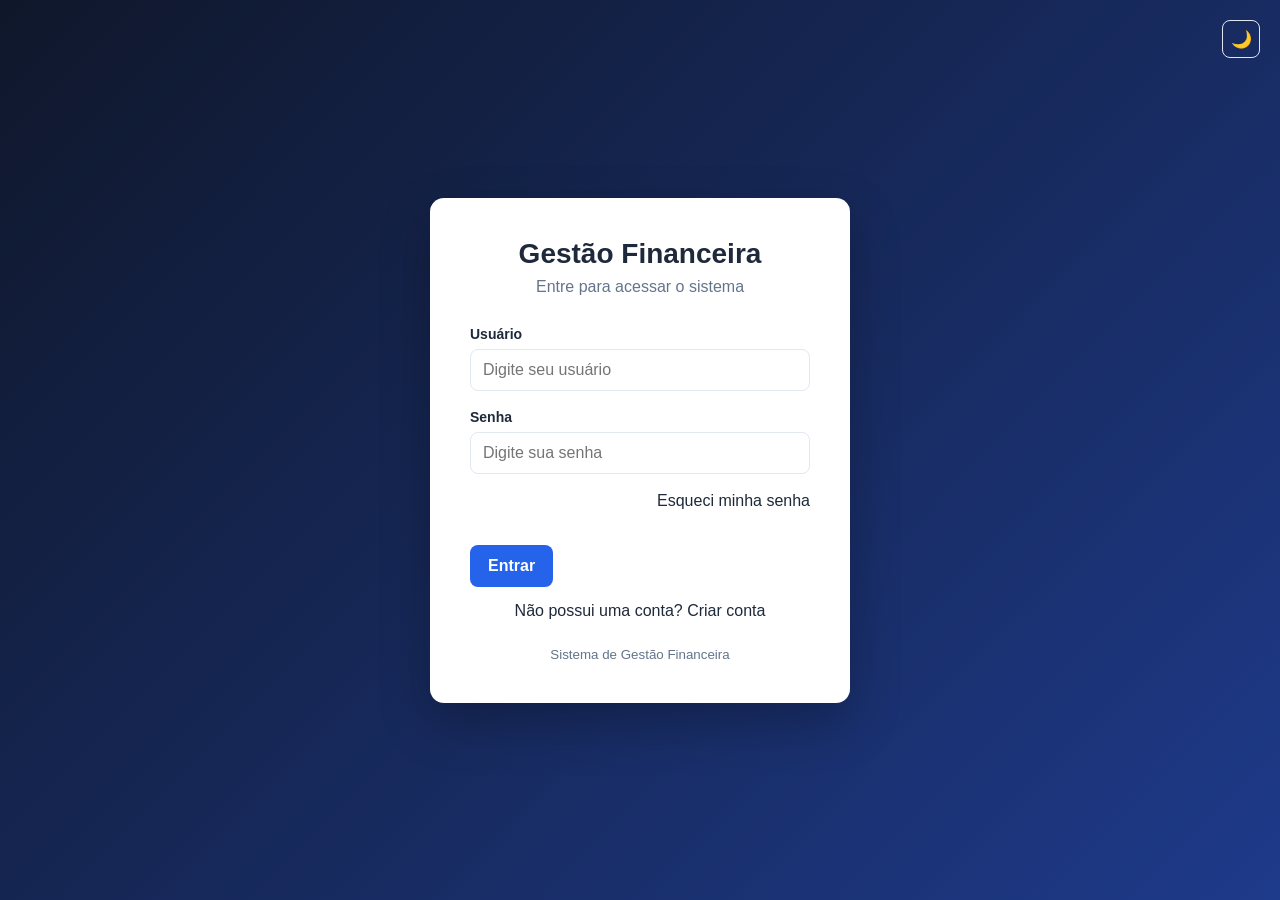
<file: receitas.html>
<!DOCTYPE html>
<html lang="pt-BR">

<head>
    <meta charset="UTF-8">
    <meta name="viewport" content="width=device-width, initial-scale=1.0">
    <title>Receitas | Gestão Financeira</title>
    <link rel="stylesheet" href="assets/css/style.css">
</head>

<body>

    <div class="sistema">

        <aside class="sidebar">

            <div class="sidebar-logo">
                <h2>Gestão Financeira</h2>
                <span>Controle Financeiro</span>
            </div>

            <nav>
                <ul class="menu">

                    <li>
                        <a href="index.html">
                            Dashboard
                        </a>
                    </li>

                    <li>
                        <a href="receitas.html" class="ativo">
                            Receitas
                        </a>
                    </li>

                    <li>
                        <a href="despesas.html">
                            Despesas
                        </a>
                    </li>

                    <li>
                        <a href="relatorios.html">
                            Relatórios
                        </a>
                    </li>

                    <li>
                        <a href="configuracoes.html">
                            Configurações
                        </a>
                    </li>

                </ul>
            </nav>

        </aside>

        <div class="conteudo-sistema">

            <header class="topbar">

                <div>
                    <h1>Receitas</h1>
                </div>

                <div class="usuario-logado">

                    <span>
                        Olá,
                        <strong id="nomeUsuario">Usuário</strong>
                    </span>

                    <button
                        type="button"
                        class="btn btn-tema btn-small"
                        id="btnTema"
                        title="Alterar tema"
                    >
                        🌙
                    </button>

                    <button
                        type="button"
                        class="btn btn-secundario btn-small"
                        id="btnSair"
                    >
                        Sair
                    </button>

                </div>

            </header>

            <main class="conteudo">

                <div class="titulo-pagina">

                    <div>
                        <h2>Controle de Receitas</h2>
                        <p>Cadastre e acompanhe os valores recebidos.</p>
                    </div>

                </div>

                <!-- FORMULÁRIO -->
                <section class="painel">

                    <div class="painel-header">
                        <h3 id="tituloFormulario">Nova Receita</h3>
                    </div>

                    <form id="formReceita">

                        <input
                            type="hidden"
                            id="codigoReceita"
                        >

                        <div class="form-grid">

                            <div class="campo">
                                <label for="descricao">Descrição</label>
                                <input
                                    type="text"
                                    id="descricao"
                                    maxlength="100"
                                    placeholder="Ex.: Salário"
                                    required
                                >
                            </div>

                            <div class="campo">
                                <label for="valor">Valor</label>
                                <input
                                    type="number"
                                    id="valor"
                                    min="0.01"
                                    step="0.01"
                                    placeholder="0,00"
                                    required
                                >
                            </div>

                            <div class="campo">
                                <label for="data">Data</label>
                                <input
                                    type="date"
                                    id="data"
                                    required
                                >
                            </div>

                            <div class="campo">
                                <label for="categoria">Categoria</label>
                                <input
                                    type="text"
                                    id="categoria"
                                    maxlength="50"
                                    placeholder="Ex.: Salário"
                                    required
                                >
                            </div>

                            <div class="campo">
                                <label for="status">Status</label>

                                <select id="status" required>
                                    <option value="Recebido">Recebido</option>
                                    <option value="Pendente">Pendente</option>
                                </select>
                            </div>

                        </div>

                        <div
                            id="mensagemReceita"
                            class="mensagem-login"
                        ></div>

                        <div class="form-acoes">

                            <button
                                type="button"
                                class="btn btn-secundario"
                                id="btnCancelar"
                                style="display: none;"
                            >
                                Cancelar
                            </button>

                            <button
                                type="submit"
                                class="btn btn-success"
                                id="btnSalvar"
                            >
                                Salvar Receita
                            </button>

                        </div>

                    </form>

                </section>

                <!-- FILTROS -->
                <section class="painel">

                    <div class="painel-header">
                        <div>
                            <h3>Filtros</h3>
                            <p class="texto-secundario">
                                Encontre receitas específicas.
                            </p>
                        </div>
                    </div>

                    <div class="form-grid">

                        <div class="campo">
                            <label for="filtroBusca">Buscar</label>

                            <input
                                type="text"
                                id="filtroBusca"
                                placeholder="Descrição da receita"
                            >
                        </div>

                        <div class="campo">
                            <label for="filtroCategoria">Categoria</label>

                            <select id="filtroCategoria">
                                <option value="">Todas</option>
                            </select>
                        </div>

                        <div class="campo">
                            <label for="filtroStatus">Status</label>

                            <select id="filtroStatus">
                                <option value="">Todos</option>
                                <option value="Recebido">Recebido</option>
                                <option value="Pendente">Pendente</option>
                            </select>
                        </div>

                        <div class="campo">
                            <label for="filtroData">Data</label>

                            <input
                                type="date"
                                id="filtroData"
                            >
                        </div>

                    </div>

                    <div class="form-acoes">

                        <button
                            type="button"
                            class="btn btn-secundario"
                            id="btnLimparFiltros"
                        >
                            Limpar filtros
                        </button>

                        <button
                            type="button"
                            class="btn btn-primary"
                            id="btnAplicarFiltros"
                        >
                            Filtrar
                        </button>

                    </div>

                </section>

                <!-- LISTAGEM -->
                <section class="painel">

                    <div class="painel-header">

                        <div>
                            <h3>Receitas cadastradas</h3>

                            <p>
                                Total:
                                <strong id="totalReceitasPagina">
                                    R$ 0,00
                                </strong>
                            </p>
                        </div>

                    </div>

                    <div class="tabela-container">

                        <table>

                            <thead>
                                <tr>
                                    <th>Código</th>
                                    <th>Descrição</th>
                                    <th>Categoria</th>
                                    <th>Data</th>
                                    <th>Valor</th>
                                    <th>Status</th>
                                    <th>Ações</th>
                                </tr>
                            </thead>

                            <tbody id="tabelaReceitas">
                                <tr>
                                    <td
                                        colspan="7"
                                        class="tabela-vazia"
                                    >
                                        Nenhuma receita cadastrada.
                                    </td>
                                </tr>
                            </tbody>

                        </table>

                    </div>

                </section>

            </main>

        </div>

    </div>

    <script src="assets/js/storage.js"></script>
    <script src="assets/js/auth.js"></script>
    <script src="assets/js/utils.js"></script>
    <script src="assets/js/theme.js"></script>

    <script>

        document.addEventListener(
            "DOMContentLoaded",
            function () {

                Auth.protegerPagina();

                const usuario =
                    Auth.usuarioAtual();

                const nomeUsuario =
                    document.getElementById(
                        "nomeUsuario"
                    );

                if (usuario) {
                    nomeUsuario.textContent =
                        usuario.nome;
                }

                document
                    .getElementById("btnSair")
                    .addEventListener(
                        "click",
                        function () {
                            Auth.logout();
                        }
                    );

                const formulario =
                    document.getElementById(
                        "formReceita"
                    );

                const codigo =
                    document.getElementById(
                        "codigoReceita"
                    );

                const descricao =
                    document.getElementById(
                        "descricao"
                    );

                const valor =
                    document.getElementById(
                        "valor"
                    );

                const data =
                    document.getElementById(
                        "data"
                    );

                const categoria =
                    document.getElementById(
                        "categoria"
                    );

                const status =
                    document.getElementById(
                        "status"
                    );

                const mensagem =
                    document.getElementById(
                        "mensagemReceita"
                    );

                const btnCancelar =
                    document.getElementById(
                        "btnCancelar"
                    );

                const btnSalvar =
                    document.getElementById(
                        "btnSalvar"
                    );

                const tituloFormulario =
                    document.getElementById(
                        "tituloFormulario"
                    );

                const filtroBusca =
                    document.getElementById(
                        "filtroBusca"
                    );

                const filtroCategoria =
                    document.getElementById(
                        "filtroCategoria"
                    );

                const filtroStatus =
                    document.getElementById(
                        "filtroStatus"
                    );

                const filtroData =
                    document.getElementById(
                        "filtroData"
                    );

                const btnLimparFiltros =
                    document.getElementById(
                        "btnLimparFiltros"
                    );

                const btnAplicarFiltros =
                    document.getElementById(
                        "btnAplicarFiltros"
                    );

                data.value =
                    Utils.dataAtual();

                formulario.addEventListener(
                    "submit",
                    function (evento) {

                        evento.preventDefault();

                        const valorNumero =
                            Utils.numero(
                                valor.value
                            );

                        if (valorNumero <= 0) {

                            exibirMensagem(
                                "Informe um valor maior que zero.",
                                "erro"
                            );

                            return;
                        }

                        const receita = {

                            descricao:
                                descricao.value.trim(),

                            valor:
                                valorNumero,

                            data:
                                data.value,

                            categoria:
                                categoria.value.trim(),

                            status:
                                status.value

                        };

                        if (codigo.value) {

                            Storage.editarDoUsuario(
                                "receitas",
                                codigo.value,
                                receita,
                                Auth.usuarioId()
                            );

                            exibirMensagem(
                                "Receita atualizada com sucesso!",
                                "sucesso"
                            );

                        } else {

                            Storage.adicionarDoUsuario(
                                "receitas",
                                receita,
                                Auth.usuarioId()
                            );

                            exibirMensagem(
                                "Receita cadastrada com sucesso!",
                                "sucesso"
                            );

                        }

                        limparFormulario();

                        carregarReceitas();

                    }
                );

                btnCancelar.addEventListener(
                    "click",
                    function () {

                        limparFormulario();

                        mensagem.textContent = "";

                    }
                );

                function carregarReceitas() {

                    const todasReceitas =
                        Storage.listarDoUsuario(
                            "receitas",
                            Auth.usuarioId()
                        );

                    atualizarCategorias(
                        todasReceitas
                    );

                    let receitas =
                        aplicarFiltros(
                            todasReceitas
                        );

                    const tabela =
                        document.getElementById(
                            "tabelaReceitas"
                        );

                    const total =
                        Utils.somar(
                            receitas
                        );

                    document.getElementById(
                        "totalReceitasPagina"
                    ).textContent =
                        Utils.moeda(total);

                    if (
                        receitas.length === 0
                    ) {

                        tabela.innerHTML = `

                            <tr>

                                <td
                                    colspan="7"
                                    class="tabela-vazia"
                                >
                                    Nenhuma receita encontrada.
                                </td>

                            </tr>

                        `;

                        return;

                    }

                    receitas =
                        Utils.ordenarPorData(
                            receitas
                        );

                    tabela.innerHTML =
                        receitas.map(
                            receita => {

                                const classeStatus =
                                    receita.status ===
                                    "Pendente"

                                        ? "status-pendente"

                                        : "status-recebido";

                                return `

                                    <tr>

                                        <td>
                                            ${receita.codigo}
                                        </td>

                                        <td>
                                            ${Utils.escaparHTML(
                                                receita.descricao
                                            )}
                                        </td>

                                        <td>
                                            ${Utils.escaparHTML(
                                                receita.categoria
                                            )}
                                        </td>

                                        <td>
                                            ${Utils.dataBR(
                                                receita.data
                                            )}
                                        </td>

                                        <td>
                                            <strong class="valor-receita">
                                                +${Utils.moeda(
                                                    receita.valor
                                                )}
                                            </strong>
                                        </td>

                                        <td>
                                            <span
                                                class="status ${classeStatus}"
                                            >
                                                ${Utils.escaparHTML(
                                                    receita.status
                                                )}
                                            </span>
                                        </td>

                                        <td>

                                            <button
                                                class="btn btn-primary btn-small"
                                                onclick="editarReceita(${receita.codigo})"
                                            >
                                                Editar
                                            </button>

                                            <button
                                                class="btn btn-danger btn-small"
                                                onclick="excluirReceita(${receita.codigo})"
                                            >
                                                Excluir
                                            </button>

                                        </td>

                                    </tr>

                                `;

                            }
                        ).join("");

                }

                function aplicarFiltros(
                    receitas
                ) {

                    const busca =
                        filtroBusca.value
                            .trim()
                            .toLowerCase();

                    const categoriaSelecionada =
                        filtroCategoria.value;

                    const statusSelecionado =
                        filtroStatus.value;

                    const dataSelecionada =
                        filtroData.value;

                    return receitas.filter(
                        receita => {

                            const descricaoReceita =
                                String(
                                    receita.descricao
                                ).toLowerCase();

                            const passouBusca =
                                !busca ||
                                descricaoReceita.includes(
                                    busca
                                );

                            const passouCategoria =
                                !categoriaSelecionada ||
                                receita.categoria ===
                                    categoriaSelecionada;

                            const passouStatus =
                                !statusSelecionado ||
                                receita.status ===
                                    statusSelecionado;

                            const passouData =
                                !dataSelecionada ||
                                receita.data ===
                                    dataSelecionada;

                            return (
                                passouBusca &&
                                passouCategoria &&
                                passouStatus &&
                                passouData
                            );

                        }
                    );

                }

                function atualizarCategorias(
                    receitas
                ) {

                    const categoriaAtual =
                        filtroCategoria.value;

                    const categorias = [
                        ...new Set(
                            receitas
                                .map(
                                    receita =>
                                        receita.categoria
                                )
                                .filter(Boolean)
                        )
                    ];

                    categorias.sort(
                        (a, b) =>
                            a.localeCompare(
                                b,
                                "pt-BR"
                            )
                    );

                    filtroCategoria.innerHTML =
                        '<option value="">Todas</option>';

                    categorias.forEach(
                        categoriaItem => {

                            const option =
                                document.createElement(
                                    "option"
                                );

                            option.value =
                                categoriaItem;

                            option.textContent =
                                categoriaItem;

                            filtroCategoria.appendChild(
                                option
                            );

                        }
                    );

                    if (
                        categorias.includes(
                            categoriaAtual
                        )
                    ) {

                        filtroCategoria.value =
                            categoriaAtual;

                    }

                }

                window.editarReceita =
                    function (id) {

                        const receita =
                            Storage.buscarDoUsuario(
                                "receitas",
                                id,
                                Auth.usuarioId()
                            );

                        if (!receita) { 
                            return;
                        }

                        codigo.value =
                            receita.codigo;

                        descricao.value =
                            receita.descricao;

                        valor.value =
                            receita.valor;

                        data.value =
                            receita.data;

                        categoria.value =
                            receita.categoria;

                        status.value =
                            receita.status;

                        tituloFormulario.textContent =
                            "Editar Receita";

                        btnSalvar.textContent =
                            "Salvar Alterações";

                        btnCancelar.style.display =
                            "inline-flex";

                        window.scrollTo({
                            top: 0,
                            behavior: "smooth"
                        });

                    };

                window.excluirReceita =
                    function (id) {

                        const receita =
                            Storage.buscarDoUsuario(
                                "receitas",
                                id,
                                Auth.usuarioId()
                            );

                        if (!receita) {
                            return;
                        }

                        const confirmar =
                            window.confirm(
                                `Deseja excluir a receita "${receita.descricao}"?`
                            );

                        if (!confirmar) {
                            return;
                        }

                        Storage.excluirDoUsuario(
                            "receitas",
                            id,
                            Auth.usuarioId()
                        );

                        if (
                            Number(codigo.value) ===
                            Number(id)
                        ) {

                            limparFormulario();

                        }

                        exibirMensagem(
                            "Receita excluída com sucesso!",
                            "sucesso"
                        );

                        carregarReceitas();

                    };

                function limparFormulario() {

                    formulario.reset();

                    codigo.value = "";

                    data.value =
                        Utils.dataAtual();

                    status.value =
                        "Recebido";

                    tituloFormulario.textContent =
                        "Nova Receita";

                    btnSalvar.textContent =
                        "Salvar Receita";

                    btnCancelar.style.display =
                        "none";

                }

                function exibirMensagem(
                    texto,
                    tipo
                ) {

                    mensagem.textContent =
                        texto;

                    mensagem.className =
                        `mensagem-login ${tipo}`;

                }

                btnAplicarFiltros.addEventListener(
                    "click",
                    function () {

                        carregarReceitas();

                    }
                );

                filtroBusca.addEventListener(
                    "keydown",
                    function (evento) {

                        if (
                            evento.key === "Enter"
                        ) {

                            evento.preventDefault();

                            carregarReceitas();

                        }

                    }
                );

                btnLimparFiltros.addEventListener(
                    "click",
                    function () {

                        filtroBusca.value = "";
                        filtroCategoria.value = "";
                        filtroStatus.value = "";
                        filtroData.value = "";

                        carregarReceitas();

                    }
                );

                carregarReceitas();

            }
        );

    </script>

</body>
</html>
</file>
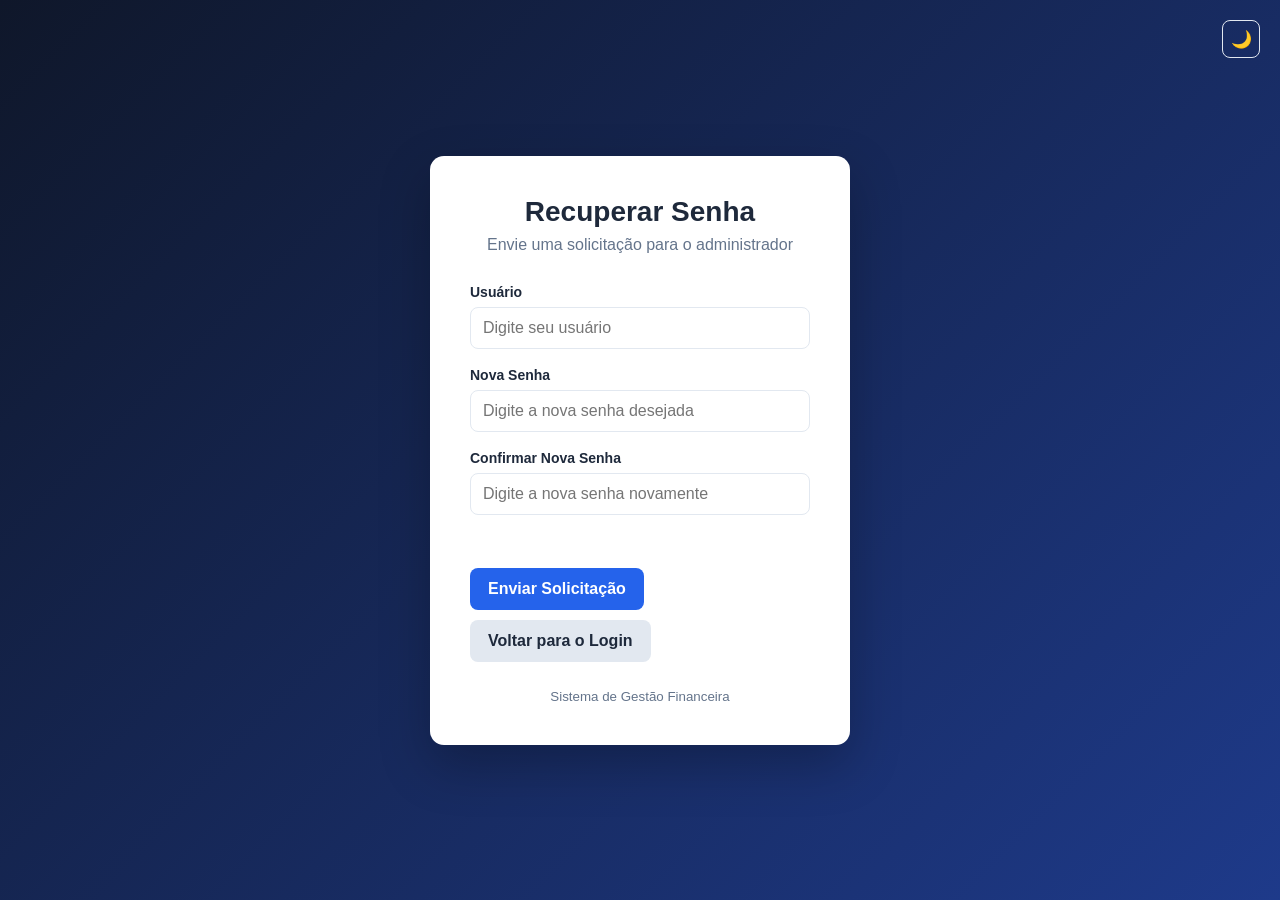
<file: recuperar-senha.html>
<!DOCTYPE html>
<html lang="pt-BR">
<head>
    <meta charset="UTF-8">
    <meta name="viewport" content="width=device-width, initial-scale=1.0">
    <title>Recuperar Senha | Gestão Financeira</title>
    <link rel="stylesheet" href="assets/css/style.css">
</head>
<body class="pagina-login">

    <button
        type="button"
        class="btn btn-tema btn-small"
        id="btnTema"
        title="Alterar tema"
        style="position: fixed; top: 20px; right: 20px;"
    >🌙</button>

    <main class="login-container">
        <section class="login-card">

            <div class="login-header">
                <h1>Recuperar Senha</h1>
                <p>Envie uma solicitação para o administrador</p>
            </div>

            <form id="formRecuperarSenha">

                <div class="campo">
                    <label for="usuario">Usuário</label>
                    <input
                        type="text"
                        id="usuario"
                        placeholder="Digite seu usuário"
                        autocomplete="username"
                        required
                    >
                </div>

                <div class="campo">
                    <label for="novaSenha">Nova Senha</label>
                    <input
                        type="password"
                        id="novaSenha"
                        placeholder="Digite a nova senha desejada"
                        autocomplete="new-password"
                        required
                    >
                </div>

                <div class="campo">
                    <label for="confirmarNovaSenha">Confirmar Nova Senha</label>
                    <input
                        type="password"
                        id="confirmarNovaSenha"
                        placeholder="Digite a nova senha novamente"
                        autocomplete="new-password"
                        required
                    >
                </div>

                <p id="mensagemRecuperacao" class="mensagem-login"></p>

                <button type="submit" class="btn btn-primary">
                    Enviar Solicitação
                </button>

                <a href="login.html" class="btn btn-secundario" style="margin-top: 10px;">
                    Voltar para o Login
                </a>

            </form>

            <div class="login-footer">
                <small>Sistema de Gestão Financeira</small>
            </div>

        </section>
    </main>

    <script src="assets/js/storage.js"></script>
    <script src="assets/js/auth.js"></script>
    <script src="assets/js/theme.js"></script>

    <script>
        document.addEventListener("DOMContentLoaded", function () {

            const formulario = document.getElementById("formRecuperarSenha");
            const usuario = document.getElementById("usuario");
            const novaSenha = document.getElementById("novaSenha");
            const confirmarNovaSenha = document.getElementById("confirmarNovaSenha");
            const mensagem = document.getElementById("mensagemRecuperacao");

            formulario.addEventListener("submit", function (evento) {
                evento.preventDefault();

                const resultado = Auth.solicitarRedefinicaoSenha(
                    usuario.value,
                    novaSenha.value,
                    confirmarNovaSenha.value
                );

                mensagem.textContent = resultado.mensagem;
                mensagem.className = resultado.sucesso
                    ? "mensagem-login sucesso"
                    : "mensagem-login erro";

                if (resultado.sucesso) {
                    formulario.reset();
                }
            });
        });
    </script>

</body>
</html>
</file>
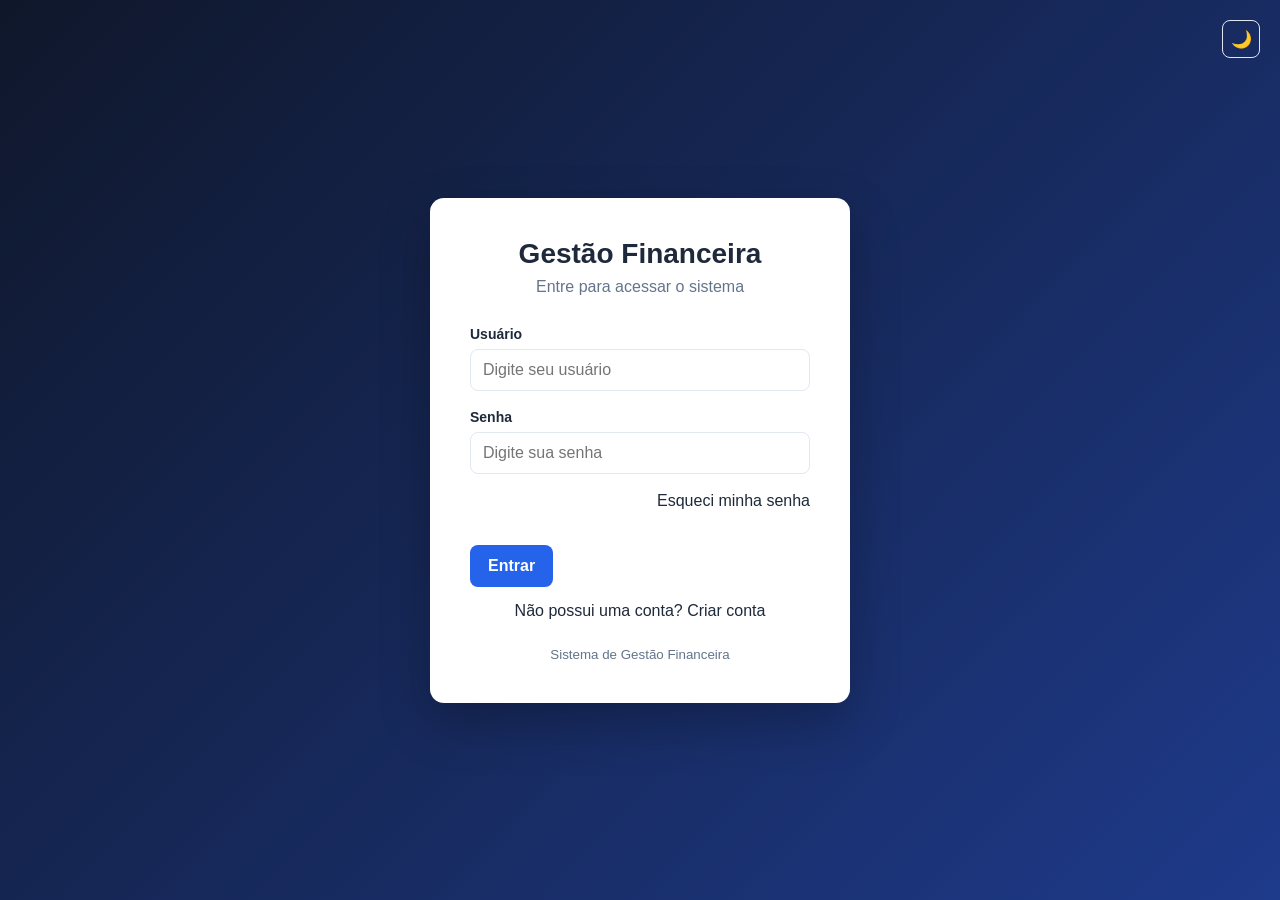
<file: relatorios.html>
<!DOCTYPE html>
<html lang="pt-BR">

<head>

    <meta charset="UTF-8">

    <meta
        name="viewport"
        content="width=device-width, initial-scale=1.0"
    >

    <title>
        Relatórios | Gestão Financeira
    </title>

    <link
        rel="stylesheet"
        href="assets/css/style.css"
    >

</head>


<body>

    <div class="sistema">


        <!-- MENU LATERAL -->

        <aside class="sidebar">

            <div class="sidebar-logo">

                <h2>
                    Gestão Financeira
                </h2>

                <span>
                    Controle Financeiro
                </span>

            </div>


            <nav>

                <ul class="menu">

                    <li>

                        <a href="index.html">
                            Dashboard
                        </a>

                    </li>


                    <li>

                        <a href="receitas.html">
                            Receitas
                        </a>

                    </li>


                    <li>

                        <a href="despesas.html">
                            Despesas
                        </a>

                    </li>


                    <li>

                        <a
                            href="relatorios.html"
                            class="ativo"
                        >
                            Relatórios
                        </a>

                    </li>


                    <li>

                        <a href="configuracoes.html">
                            Configurações
                        </a>

                    </li>

                </ul>

            </nav>

        </aside>


        <!-- CONTEÚDO -->

        <div class="conteudo-sistema">


            <!-- CABEÇALHO -->

            <header class="topbar">

                <div>

                    <h1>
                        Relatórios
                    </h1>

                </div>


                <div class="usuario-logado">

                    <span>

                        Olá,

                        <strong id="nomeUsuario">
                            Usuário
                        </strong>

                    </span>


                    <!-- TEMA -->

                    <button
                        type="button"
                        class="btn btn-tema btn-small"
                        id="btnTema"
                        title="Alterar tema"
                    >
                        🌙
                    </button>


                    <!-- SAIR -->

                    <button
                        type="button"
                        class="btn btn-secundario btn-small"
                        id="btnSair"
                    >
                        Sair
                    </button>

                </div>

            </header>


            <!-- CONTEÚDO PRINCIPAL -->

            <main class="conteudo">


                <!-- TÍTULO -->

                <div class="titulo-pagina">

                    <div>

                        <h2>
                            Resumo Financeiro
                        </h2>

                        <p>
                            Consulte receitas, despesas e o resultado
                            financeiro por período.
                        </p>

                    </div>

                </div>


                <!-- FILTRO -->

                <section class="painel">

                    <div class="painel-header">

                        <h3>
                            Filtrar período
                        </h3>

                    </div>


                    <form id="formFiltro">

                        <div class="form-grid">


                            <!-- DATA INICIAL -->

                            <div class="campo">

                                <label for="dataInicial">
                                    Data inicial
                                </label>

                                <input
                                    type="date"
                                    id="dataInicial"
                                >

                            </div>


                            <!-- DATA FINAL -->

                            <div class="campo">

                                <label for="dataFinal">
                                    Data final
                                </label>

                                <input
                                    type="date"
                                    id="dataFinal"
                                >

                            </div>

                        </div>


                        <div class="form-acoes">

                            <button
                                type="button"
                                class="btn btn-secundario"
                                id="btnLimparFiltro"
                            >
                                Limpar filtro
                            </button>


                            <button
                                type="submit"
                                class="btn btn-primary"
                            >
                                Filtrar
                            </button>

                        </div>

                    </form>

                </section>


                <!-- RESUMO -->

                <section class="cards">


                    <!-- RECEITAS -->

                    <article class="card receita">

                        <p class="card-titulo">
                            Total de Receitas
                        </p>

                        <p
                            class="card-valor"
                            id="relatorioReceitas"
                        >
                            R$ 0,00
                        </p>

                    </article>


                    <!-- DESPESAS -->

                    <article class="card despesa">

                        <p class="card-titulo">
                            Total de Despesas
                        </p>

                        <p
                            class="card-valor"
                            id="relatorioDespesas"
                        >
                            R$ 0,00
                        </p>

                    </article>


                    <!-- SALDO -->

                    <article class="card saldo">

                        <p class="card-titulo">
                            Resultado
                        </p>

                        <p
                            class="card-valor"
                            id="relatorioSaldo"
                        >
                            R$ 0,00
                        </p>

                    </article>

                </section>


                <!-- TABELA -->

                <section class="painel">

                    <div class="painel-header">

                        <div>

                            <h3>
                                Movimentações
                            </h3>

                            <p id="quantidadeMovimentacoes">
                                0 movimentações encontradas
                            </p>

                        </div>

                    </div>


                    <div class="tabela-container">

                        <table>

                            <thead>

                                <tr>

                                    <th>
                                        Tipo
                                    </th>

                                    <th>
                                        Código
                                    </th>

                                    <th>
                                        Descrição
                                    </th>

                                    <th>
                                        Categoria
                                    </th>

                                    <th>
                                        Data
                                    </th>

                                    <th>
                                        Status
                                    </th>

                                    <th>
                                        Valor
                                    </th>

                                </tr>

                            </thead>


                            <tbody id="tabelaRelatorio">

                                <tr>

                                    <td
                                        colspan="7"
                                        class="tabela-vazia"
                                    >
                                        Nenhuma movimentação encontrada.
                                    </td>

                                </tr>

                            </tbody>

                        </table>

                    </div>

                </section>

            </main>

        </div>

    </div>


    <!-- JAVASCRIPT -->

    <script src="assets/js/storage.js"></script>

    <script src="assets/js/auth.js"></script>

    <script src="assets/js/utils.js"></script>

    <script src="assets/js/theme.js"></script>


    <script>

        document.addEventListener(
            "DOMContentLoaded",
            function () {


                /*
                ====================================
                PROTEGER PÁGINA
                ====================================
                */

                Auth.protegerPagina();


                /*
                ====================================
                USUÁRIO LOGADO
                ====================================
                */

                const usuario =
                    Auth.usuarioAtual();


                const nomeUsuario =
                    document.getElementById(
                        "nomeUsuario"
                    );


                if (usuario) {

                    nomeUsuario.textContent =
                        usuario.nome;

                }


                /*
                ====================================
                LOGOUT
                ====================================
                */

                document
                    .getElementById(
                        "btnSair"
                    )
                    .addEventListener(
                        "click",
                        function () {

                            Auth.logout();

                        }
                    );


                /*
                ====================================
                ELEMENTOS
                ====================================
                */

                const formulario =
                    document.getElementById(
                        "formFiltro"
                    );


                const dataInicial =
                    document.getElementById(
                        "dataInicial"
                    );


                const dataFinal =
                    document.getElementById(
                        "dataFinal"
                    );


                const btnLimpar =
                    document.getElementById(
                        "btnLimparFiltro"
                    );


                /*
                ====================================
                FILTRAR
                ====================================
                */

                formulario.addEventListener(
                    "submit",
                    function (evento) {

                        evento.preventDefault();


                        gerarRelatorio(
                            dataInicial.value,
                            dataFinal.value
                        );

                    }
                );


                /*
                ====================================
                LIMPAR FILTRO
                ====================================
                */

                btnLimpar.addEventListener(
                    "click",
                    function () {

                        dataInicial.value =
                            "";


                        dataFinal.value =
                            "";


                        gerarRelatorio();

                    }
                );


                /*
                ====================================
                GERAR RELATÓRIO
                ====================================
                */

                function gerarRelatorio(
                    inicio = "",
                    fim = ""
                ) {


                    /*
                    ID DO USUÁRIO LOGADO
                    */

                    const usuarioId =
                        Auth.usuarioId();


                    /*
                    IMPORTANTE:

                    Cada usuário vê apenas
                    as próprias receitas e
                    despesas.
                    */

                    let receitas =
                        Storage.listarDoUsuario(
                            "receitas",
                            usuarioId
                        );


                    let despesas =
                        Storage.listarDoUsuario(
                            "despesas",
                            usuarioId
                        );


                    /*
                    ====================================
                    FILTRO POR DATA
                    ====================================
                    */

                    receitas =
                        filtrarPorPeriodo(
                            receitas,
                            inicio,
                            fim
                        );


                    despesas =
                        filtrarPorPeriodo(
                            despesas,
                            inicio,
                            fim
                        );


                    /*
                    ====================================
                    TOTAIS
                    ====================================
                    */

                    const totalReceitas =
                        Utils.somar(
                            receitas
                        );


                    const totalDespesas =
                        Utils.somar(
                            despesas
                        );


                    const saldo =
                        totalReceitas -
                        totalDespesas;


                    /*
                    ====================================
                    MOSTRAR TOTAIS
                    ====================================
                    */

                    const elementoReceitas =
                        document.getElementById(
                            "relatorioReceitas"
                        );


                    const elementoDespesas =
                        document.getElementById(
                            "relatorioDespesas"
                        );


                    const elementoSaldo =
                        document.getElementById(
                            "relatorioSaldo"
                        );


                    elementoReceitas.textContent =
                        "+ " +
                        Utils.moeda(
                            totalReceitas
                        );


                    elementoDespesas.textContent =
                        "- " +
                        Utils.moeda(
                            totalDespesas
                        );


                    elementoSaldo.textContent =
                        Utils.moeda(
                            saldo
                        );


                    /*
                    ====================================
                    COR DO RESULTADO
                    ====================================
                    */

                    elementoSaldo.classList.remove(
                        "resultado-positivo",
                        "resultado-negativo"
                    );


                    if (
                        saldo < 0
                    ) {

                        elementoSaldo.classList.add(
                            "resultado-negativo"
                        );

                    } else {

                        elementoSaldo.classList.add(
                            "resultado-positivo"
                        );

                    }


                    /*
                    ====================================
                    JUNTAR MOVIMENTAÇÕES
                    ====================================
                    */

                    const listaReceitas =
                        receitas.map(
                            receita => ({

                                ...receita,

                                tipo:
                                    "Receita"

                            })
                        );


                    const listaDespesas =
                        despesas.map(
                            despesa => ({

                                ...despesa,

                                tipo:
                                    "Despesa"

                            })
                        );


                    let movimentacoes = [

                        ...listaReceitas,

                        ...listaDespesas

                    ];


                    /*
                    ====================================
                    ORDENAR POR DATA
                    ====================================
                    */

                    movimentacoes =
                        Utils.ordenarPorData(
                            movimentacoes
                        );


                    /*
                    ====================================
                    QUANTIDADE
                    ====================================
                    */

                    atualizarQuantidade(
                        movimentacoes.length
                    );


                    /*
                    ====================================
                    TABELA
                    ====================================
                    */

                    montarTabela(
                        movimentacoes
                    );

                }


                /*
                ====================================
                FILTRAR POR PERÍODO
                ====================================
                */

                function filtrarPorPeriodo(
                    lista,
                    inicio,
                    fim
                ) {

                    return lista.filter(
                        item => {


                            const depoisDoInicio =
                                !inicio ||
                                item.data >=
                                    inicio;


                            const antesDoFim =
                                !fim ||
                                item.data <=
                                    fim;


                            return (
                                depoisDoInicio &&
                                antesDoFim
                            );

                        }
                    );

                }


                /*
                ====================================
                ATUALIZAR QUANTIDADE
                ====================================
                */

                function atualizarQuantidade(
                    quantidade
                ) {

                    const elemento =
                        document.getElementById(
                            "quantidadeMovimentacoes"
                        );


                    if (
                        quantidade === 1
                    ) {

                        elemento.textContent =
                            "1 movimentação encontrada";

                    } else {

                        elemento.textContent =
                            `${quantidade} movimentações encontradas`;

                    }

                }


                /*
                ====================================
                MONTAR TABELA
                ====================================
                */

                function montarTabela(
                    movimentacoes
                ) {

                    const tabela =
                        document.getElementById(
                            "tabelaRelatorio"
                        );


                    /*
                    Nenhuma movimentação.
                    */

                    if (
                        movimentacoes.length ===
                        0
                    ) {

                        tabela.innerHTML = `

                            <tr>

                                <td
                                    colspan="7"
                                    class="tabela-vazia"
                                >

                                    Nenhuma movimentação encontrada.

                                </td>

                            </tr>

                        `;


                        return;

                    }


                    /*
                    Criar linhas.
                    */

                    tabela.innerHTML =
                        movimentacoes.map(
                            item => {


                                /*
                                STATUS
                                */

                                const status =
                                    Utils.escaparHTML(
                                        item.status
                                    );


                                const classeStatus =

                                    status ===
                                    "Pendente"

                                        ? "status-pendente"

                                        : item.tipo ===
                                          "Receita"

                                            ? "status-recebido"

                                            : "status-pago";


                                /*
                                TIPO
                                */

                                const ehReceita =
                                    item.tipo ===
                                    "Receita";


                                const classeTipo =
                                    ehReceita

                                        ? "tipo-receita"

                                        : "tipo-despesa";


                                /*
                                ÍCONE
                                */

                                const icone =
                                    ehReceita

                                        ? "↑"

                                        : "↓";


                                /*
                                CLASSE DO VALOR
                                */

                                const classeValor =
                                    ehReceita

                                        ? "valor-receita"

                                        : "valor-despesa";


                                /*
                                VALOR
                                */

                                const valorExibido =
                                    ehReceita

                                        ? "+ " +
                                          Utils.moeda(
                                              item.valor
                                          )

                                        : "- " +
                                          Utils.moeda(
                                              item.valor
                                          );


                                return `

                                    <tr>


                                        <!-- TIPO -->

                                        <td>

                                            <div
                                                class="tipo-movimentacao"
                                            >

                                                <span
                                                    class="icone-movimentacao ${classeTipo}"
                                                >
                                                    ${icone}
                                                </span>


                                                <strong
                                                    class="${classeTipo}"
                                                >

                                                    ${Utils.escaparHTML(
                                                        item.tipo
                                                    )}

                                                </strong>

                                            </div>

                                        </td>


                                        <!-- CÓDIGO -->

                                        <td>

                                            ${item.codigo}

                                        </td>


                                        <!-- DESCRIÇÃO -->

                                        <td>

                                            ${Utils.escaparHTML(
                                                item.descricao
                                            )}

                                        </td>


                                        <!-- CATEGORIA -->

                                        <td>

                                            ${Utils.escaparHTML(
                                                item.categoria
                                            )}

                                        </td>


                                        <!-- DATA -->

                                        <td>

                                            ${Utils.dataBR(
                                                item.data
                                            )}

                                        </td>


                                        <!-- STATUS -->

                                        <td>

                                            <span
                                                class="status ${classeStatus}"
                                            >

                                                ${status}

                                            </span>

                                        </td>


                                        <!-- VALOR -->

                                        <td>

                                            <strong
                                                class="${classeValor}"
                                            >

                                                ${valorExibido}

                                            </strong>

                                        </td>

                                    </tr>

                                `;

                            }

                        ).join("");

                }


                /*
                ====================================
                PRIMEIRO CARREGAMENTO
                ====================================
                */

                gerarRelatorio();

            }
        );

    </script>

</body>

</html>
</file>
<file: assets/css/style.css>
/*
========================================
 SISTEMA DE GESTÃO FINANCEIRA
 style.css
========================================
*/


/* =====================================
   1. CONFIGURAÇÕES GERAIS
===================================== */

* {
    margin: 0;
    padding: 0;
    box-sizing: border-box;
}

:root {
    --cor-primaria: #2563eb;
    --cor-primaria-hover: #1d4ed8;

    --cor-sucesso: #16a34a;
    --cor-perigo: #dc2626;
    --cor-aviso: #f59e0b;

    --cor-fundo: #f1f5f9;
    --cor-card: #ffffff;

    --cor-texto: #1e293b;
    --cor-texto-secundario: #64748b;

    --cor-borda: #e2e8f0;

    --cor-sidebar: #0f172a;
    --cor-sidebar-hover: #1e293b;

    --sombra:
        0 2px 8px rgba(0, 0, 0, 0.08);

    --raio: 8px;
}

html {
    scroll-behavior: smooth;
}

body {
    min-height: 100vh;

    font-family:
        Arial,
        Helvetica,
        sans-serif;

    background: var(--cor-fundo);
    color: var(--cor-texto);
}

button,
input,
select,
textarea {
    font: inherit;
}

button {
    cursor: pointer;
}

a {
    text-decoration: none;
    color: inherit;
}


/* =====================================
   2. BOTÕES
===================================== */

.btn {
    display: inline-flex;

    justify-content: center;
    align-items: center;

    gap: 8px;

    min-height: 42px;

    padding: 10px 18px;

    border: none;
    border-radius: var(--raio);

    font-weight: 600;

    transition: 0.2s;
}

.btn-primary {
    background: var(--cor-primaria);
    color: white;
}

.btn-primary:hover {
    background: var(--cor-primaria-hover);
}

.btn-success {
    background: var(--cor-sucesso);
    color: white;
}

.btn-danger {
    background: var(--cor-perigo);
    color: white;
}

.btn-secundario {
    background: #e2e8f0;
    color: var(--cor-texto);
}

.btn-small {
    min-height: auto;
    padding: 7px 10px;
    font-size: 13px;
}


/* =====================================
   3. LOGIN
===================================== */

.pagina-login {
    display: flex;

    justify-content: center;
    align-items: center;

    padding: 20px;

    background:
        linear-gradient(
            135deg,
            #0f172a,
            #1e3a8a
        );
}

.login-container {
    width: 100%;
    max-width: 420px;
}

.login-card {
    background: white;

    padding: 40px;

    border-radius: 14px;

    box-shadow:
        0 20px 50px rgba(0, 0, 0, 0.25);
}

.login-header {
    text-align: center;

    margin-bottom: 30px;
}

.login-header h1 {
    font-size: 28px;

    color: var(--cor-texto);

    margin-bottom: 8px;
}

.login-header p {
    color: var(--cor-texto-secundario);
}

.login-footer {
    text-align: center;

    margin-top: 25px;

    color: var(--cor-texto-secundario);
}


/* =====================================
   4. FORMULÁRIOS
===================================== */

.campo {
    display: flex;

    flex-direction: column;

    gap: 7px;

    margin-bottom: 18px;
}

.campo label {
    font-size: 14px;

    font-weight: 600;

    color: var(--cor-texto);
}

.campo input,
.campo select,
.campo textarea {
    width: 100%;

    padding: 11px 12px;

    border: 1px solid var(--cor-borda);
    border-radius: var(--raio);

    background: white;

    color: var(--cor-texto);

    outline: none;

    transition: 0.2s;
}

.campo textarea {
    min-height: 100px;

    resize: vertical;
}

.campo input:focus,
.campo select:focus,
.campo textarea:focus {
    border-color: var(--cor-primaria);

    box-shadow:
        0 0 0 3px rgba(37, 99, 235, 0.12);
}

.form-grid {
    display: grid;

    grid-template-columns:
        repeat(2, minmax(0, 1fr));

    gap: 0 20px;
}

.form-acoes {
    display: flex;

    justify-content: flex-end;

    gap: 10px;

    margin-top: 10px;
}


/* =====================================
   5. MENSAGENS
===================================== */

.mensagem-login {
    min-height: 20px;

    margin-bottom: 15px;

    text-align: center;

    font-size: 14px;
    font-weight: 600;
}

.mensagem-login.erro {
    color: var(--cor-perigo);
}

.mensagem-login.sucesso {
    color: var(--cor-sucesso);
}

.mensagem {
    padding: 12px 15px;

    margin-bottom: 20px;

    border-radius: var(--raio);
}

.mensagem.sucesso {
    background: #dcfce7;
    color: #166534;
}

.mensagem.erro {
    background: #fee2e2;
    color: #991b1b;
}


/* =====================================
   6. ESTRUTURA DO SISTEMA
===================================== */

.sistema {
    display: flex;

    min-height: 100vh;
}

.sidebar {
    position: fixed;

    top: 0;
    left: 0;
    bottom: 0;

    width: 240px;

    padding: 25px 15px;

    background: var(--cor-sidebar);

    color: white;
}

.sidebar-logo {
    padding: 0 10px 25px;

    border-bottom:
        1px solid rgba(255, 255, 255, 0.1);
}

.sidebar-logo h2 {
    font-size: 20px;
}

.sidebar-logo span {
    display: block;

    margin-top: 5px;

    font-size: 12px;

    color: #94a3b8;
}

.menu {
    list-style: none;

    margin-top: 25px;
}

.menu li {
    margin-bottom: 5px;
}

.menu a {
    display: block;

    padding: 12px 14px;

    border-radius: var(--raio);

    color: #cbd5e1;

    transition: 0.2s;
}

.menu a:hover,
.menu a.ativo {
    background: var(--cor-sidebar-hover);

    color: white;
}

.conteudo-sistema {
    width: calc(100% - 240px);

    min-height: 100vh;

    margin-left: 240px;
}


/* =====================================
   7. CABEÇALHO
===================================== */

.topbar {
    min-height: 70px;

    display: flex;

    align-items: center;
    justify-content: space-between;

    gap: 20px;

    padding: 15px 30px;

    background: white;

    border-bottom:
        1px solid var(--cor-borda);
}

.topbar h1 {
    font-size: 20px;
}

.usuario-logado {
    display: flex;

    align-items: center;

    gap: 12px;

    color: var(--cor-texto-secundario);
}

.usuario-logado strong {
    color: var(--cor-texto);
}


/* =====================================
   8. CONTEÚDO
===================================== */

.conteudo {
    padding: 30px;
}

.titulo-pagina {
    display: flex;

    justify-content: space-between;
    align-items: center;

    gap: 15px;

    margin-bottom: 25px;
}

.titulo-pagina h2 {
    font-size: 26px;
}

.titulo-pagina p {
    margin-top: 5px;

    color: var(--cor-texto-secundario);
}


/* =====================================
   9. CARDS
===================================== */

.cards {
    display: grid;

    grid-template-columns:
        repeat(3, minmax(0, 1fr));

    gap: 20px;

    margin-bottom: 25px;
}

.card {
    padding: 22px;

    background: var(--cor-card);

    border: 1px solid var(--cor-borda);
    border-radius: var(--raio);

    box-shadow: var(--sombra);
}

.card-titulo {
    margin-bottom: 12px;

    font-size: 14px;

    color: var(--cor-texto-secundario);
}

.card-valor {
    font-size: 26px;

    font-weight: bold;
}

.card.receita .card-valor {
    color: var(--cor-sucesso);
}

.card.despesa .card-valor {
    color: var(--cor-perigo);
}

.card.saldo .card-valor {
    color: var(--cor-primaria);
}


/* =====================================
   10. PAINÉIS
===================================== */

.painel {
    margin-bottom: 25px;

    padding: 22px;

    background: white;

    border: 1px solid var(--cor-borda);
    border-radius: var(--raio);

    box-shadow: var(--sombra);
}

.painel-header {
    display: flex;

    justify-content: space-between;
    align-items: center;

    gap: 15px;

    margin-bottom: 20px;
}

.painel-header h3 {
    font-size: 18px;
}


/* =====================================
   11. TABELAS
===================================== */

.tabela-container {
    width: 100%;

    overflow-x: auto;
}

table {
    width: 100%;

    border-collapse: collapse;
}

thead {
    background: #f8fafc;
}

th,
td {
    padding: 13px 12px;

    border-bottom:
        1px solid var(--cor-borda);

    text-align: left;

    font-size: 14px;
}

th {
    color: #475569;

    font-weight: 600;
}

tbody tr:hover {
    background: #f8fafc;
}

.tabela-vazia {
    padding: 30px;

    text-align: center;

    color: var(--cor-texto-secundario);
}


/* =====================================
   12. STATUS
===================================== */

.status {
    display: inline-block;

    padding: 5px 9px;

    border-radius: 20px;

    font-size: 12px;
    font-weight: bold;
}

.status-pago,
.status-recebido,
.status-ativo {
    background: #dcfce7;
    color: #166534;
}

.status-pendente {
    background: #fef3c7;
    color: #92400e;
}


/* =====================================
   13. RELATÓRIOS
===================================== */

.resumo-financeiro {
    display: grid;

    grid-template-columns:
        repeat(3, minmax(0, 1fr));

    gap: 20px;
}

.resultado-positivo {
    color: var(--cor-sucesso);
}

.resultado-negativo {
    color: var(--cor-perigo);
}


/* =====================================
   14. RESPONSIVIDADE
===================================== */

@media (max-width: 900px) {

    .sidebar {
        position: relative;

        width: 100%;
    }

    .sistema {
        display: block;
    }

    .conteudo-sistema {
        width: 100%;

        margin-left: 0;
    }

    .menu {
        display: flex;

        gap: 5px;

        overflow-x: auto;
    }

    .menu li {
        flex-shrink: 0;
    }

    .cards,
    .resumo-financeiro {
        grid-template-columns: 1fr;
    }
}


@media (max-width: 600px) {

    .login-card {
        padding: 28px 22px;
    }

    .topbar {
        padding: 15px 20px;
    }

    .conteudo {
        padding: 20px;
    }

    .titulo-pagina {
        align-items: flex-start;

        flex-direction: column;
    }

    .form-grid {
        grid-template-columns: 1fr;
    }

    .form-acoes {
        flex-direction: column;
    }

    .form-acoes .btn {
        width: 100%;
    }
}

/* =====================================
   MOVIMENTAÇÕES DO RELATÓRIO
===================================== */

.tipo-movimentacao {
    display: flex;
    align-items: center;
    gap: 10px;
}


/* ÍCONE REDONDO */

.icone-movimentacao {
    display: inline-flex;

    align-items: center;
    justify-content: center;

    width: 30px;
    height: 30px;

    border-radius: 50%;

    font-size: 18px;
    font-weight: bold;
}


/* RECEITA */

.icone-movimentacao.tipo-receita {
    background: #d1fae5;
    color: #059669;
}

.tipo-receita {
    color: #059669;
}


/* DESPESA */

.icone-movimentacao.tipo-despesa {
    background: #fee2e2;
    color: #ef4444;
}

.tipo-despesa {
    color: #ef4444;
}


/* VALORES */

.valor-receita {
    color: #059669;
}

.valor-despesa {
    color: #ef4444;
}


/* TOTAL DE DESPESAS */

#relatorioDespesas {
    color: #ef2b16;
}


/* RESULTADO */

#relatorioSaldo {
    color: #2563eb;
}

/* =====================================
   15. BOTÃO DE TEMA
===================================== */

.btn-tema {
    width: 38px;
    height: 38px;

    padding: 0;

    border: 1px solid var(--cor-borda);

    background: transparent;

    color: var(--cor-texto);

    font-size: 17px;
}

.btn-tema:hover {
    background: var(--cor-fundo);
}


/* =====================================
   16. TEMA ESCURO
===================================== */

[data-theme="dark"] {

    --cor-fundo: #0f172a;

    --cor-card: #1e293b;

    --cor-texto: #f1f5f9;

    --cor-texto-secundario: #94a3b8;

    --cor-borda: #334155;

    --cor-sidebar: #020617;

    --cor-sidebar-hover: #1e293b;

    --sombra:
        0 2px 10px rgba(0, 0, 0, 0.3);
}


/* BODY */

[data-theme="dark"] body {
    background: var(--cor-fundo);
    color: var(--cor-texto);
}


/* CABEÇALHO */

[data-theme="dark"] .topbar {
    background: #1e293b;
    border-color: #334155;
}


/* CONTEÚDO */

[data-theme="dark"] .conteudo-sistema {
    background: #0f172a;
}


/* CARDS */

[data-theme="dark"] .card {
    background: #1e293b;
    border-color: #334155;
}


/* PAINÉIS */

[data-theme="dark"] .painel {
    background: #1e293b;
    border-color: #334155;
}


/* FORMULÁRIOS */

[data-theme="dark"] .campo input,
[data-theme="dark"] .campo select,
[data-theme="dark"] .campo textarea {

    background: #0f172a;

    border-color: #475569;

    color: #f1f5f9;
}


[data-theme="dark"] .campo input::placeholder,
[data-theme="dark"] .campo textarea::placeholder {
    color: #64748b;
}


[data-theme="dark"] .campo input:focus,
[data-theme="dark"] .campo select:focus,
[data-theme="dark"] .campo textarea:focus {

    border-color: #3b82f6;

    box-shadow:
        0 0 0 3px rgba(59, 130, 246, 0.2);

}


/* TABELAS */

[data-theme="dark"] table {
    color: #e2e8f0;
}


[data-theme="dark"] thead {
    background: #0f172a;
}


[data-theme="dark"] th {
    color: #cbd5e1;
}


[data-theme="dark"] th,
[data-theme="dark"] td {
    border-color: #334155;
}


[data-theme="dark"] tbody tr:hover {
    background: #263449;
}


/* BOTÃO SECUNDÁRIO */

[data-theme="dark"] .btn-secundario {

    background: #334155;

    color: #f1f5f9;

}


[data-theme="dark"] .btn-secundario:hover {
    background: #475569;
}


/* BOTÃO TEMA */

[data-theme="dark"] .btn-tema {

    background: #334155;

    color: white;

    border-color: #475569;

}


[data-theme="dark"] .btn-tema:hover {
    background: #475569;
}


/* TEXTOS */

[data-theme="dark"] .titulo-pagina p,
[data-theme="dark"] .usuario-logado,
[data-theme="dark"] .card-titulo,
[data-theme="dark"] .tabela-vazia {

    color: #94a3b8;

}


/* SIDEBAR */

[data-theme="dark"] .sidebar {
    background: #020617;
}


/* LOGIN */

[data-theme="dark"] .login-card {

    background: #1e293b;

    color: #f1f5f9;

}


[data-theme="dark"] .login-header h1 {
    color: #f1f5f9;
}


[data-theme="dark"] .login-header p,
[data-theme="dark"] .login-footer {
    color: #94a3b8;
}

/* =====================================
   GRÁFICO FINANCEIRO
===================================== */

.grafico-financeiro {
    display: flex;
    flex-direction: column;

    gap: 28px;

    padding-top: 5px;
}


.grafico-item {
    width: 100%;
}


.grafico-info {
    display: flex;

    align-items: center;
    justify-content: space-between;

    gap: 15px;

    margin-bottom: 10px;
}


.grafico-label {
    font-weight: 600;

    color: var(--cor-texto);
}


.grafico-barra {
    position: relative;

    width: 100%;
    height: 18px;

    overflow: hidden;

    background: #e2e8f0;

    border-radius: 20px;
}


.grafico-preenchimento {
    width: 0%;
    height: 100%;

    border-radius: 20px;

    transition:
        width 0.8s ease;
}


.grafico-receita {
    background:
        linear-gradient(
            90deg,
            #16a34a,
            #22c55e
        );
}


.grafico-despesa {
    background:
        linear-gradient(
            90deg,
            #dc2626,
            #ef4444
        );
}


.grafico-resumo {
    margin-top: 25px;

    padding-top: 18px;

    border-top:
        1px solid var(--cor-borda);

    color:
        var(--cor-texto-secundario);

    font-size: 14px;
}


.texto-secundario {
    margin-top: 5px;

    color:
        var(--cor-texto-secundario);

    font-size: 14px;
}


/* =====================================
   GRÁFICO - TEMA ESCURO
===================================== */

[data-theme="dark"]
.grafico-barra {

    background: #0f172a;

}


[data-theme="dark"]
.grafico-label {

    color: #e2e8f0;

}


[data-theme="dark"]
.grafico-resumo {

    border-color: #334155;

    color: #94a3b8;

}
</file>
